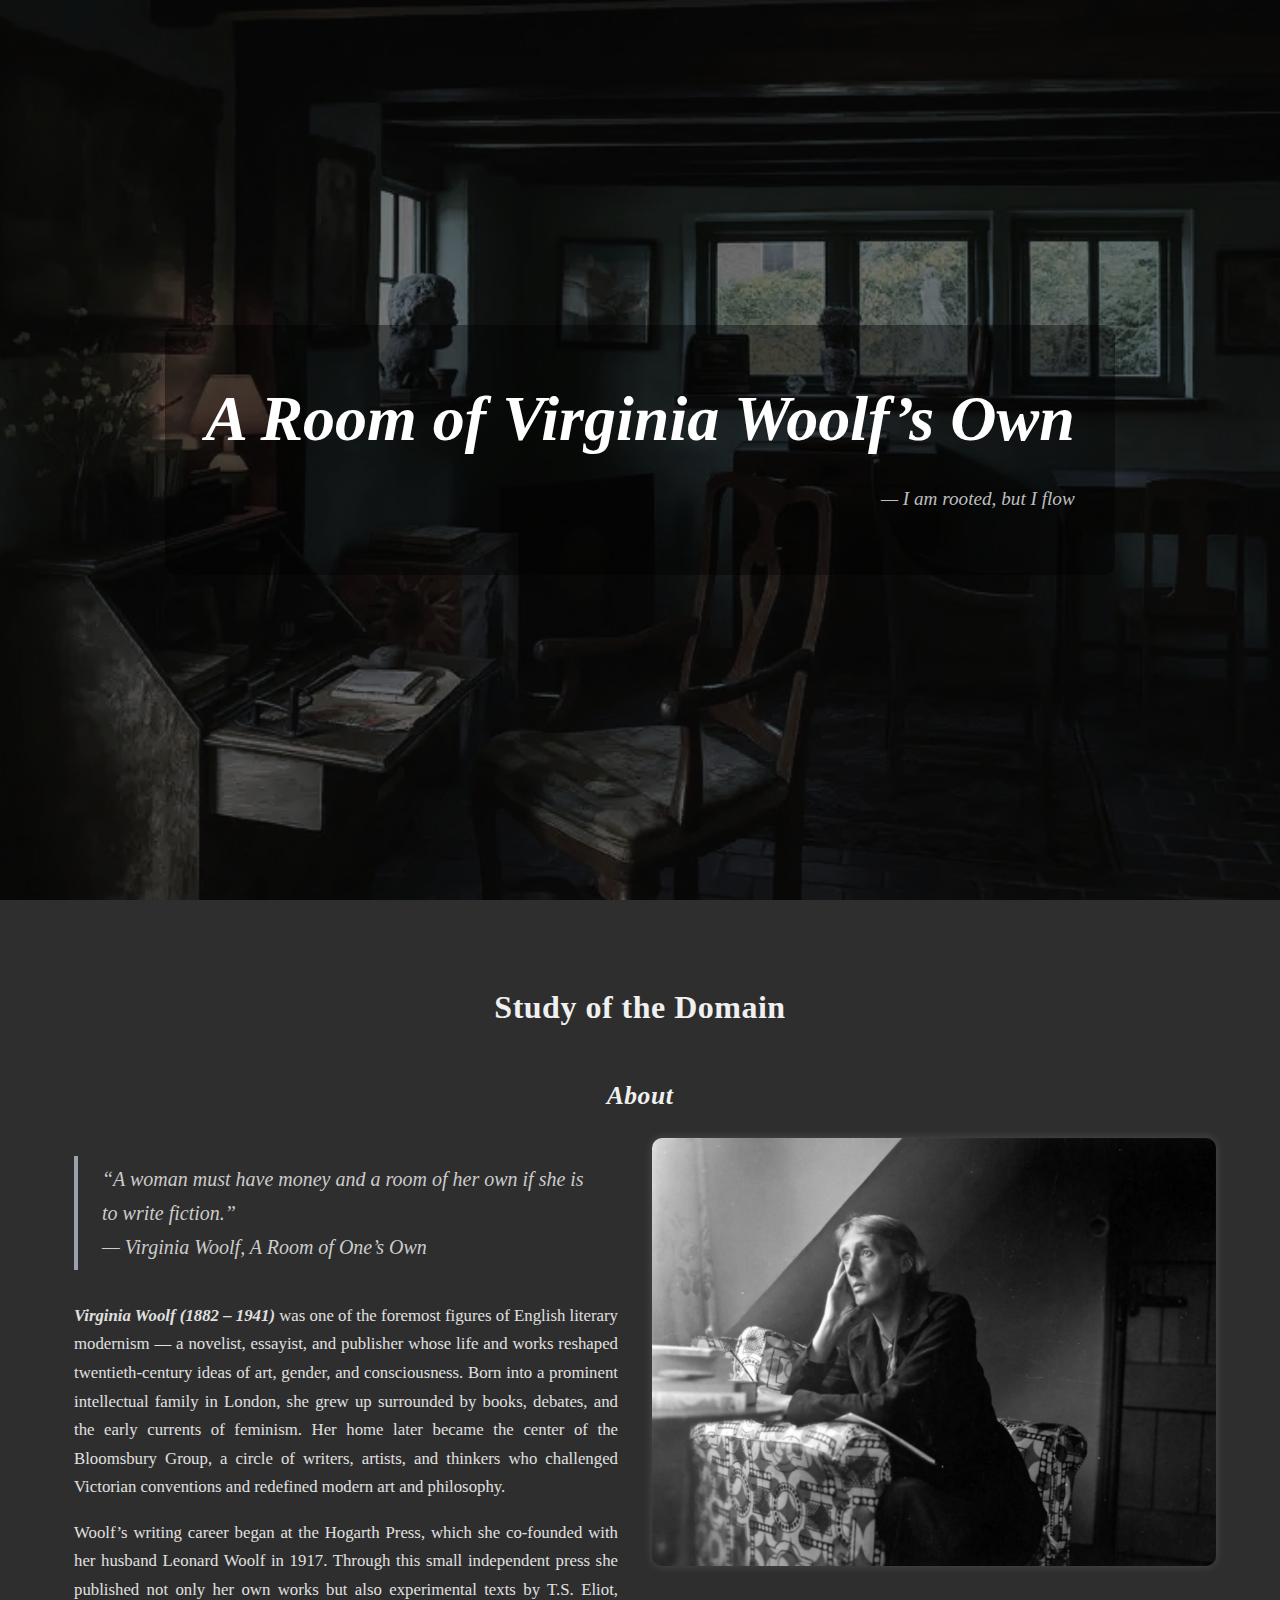
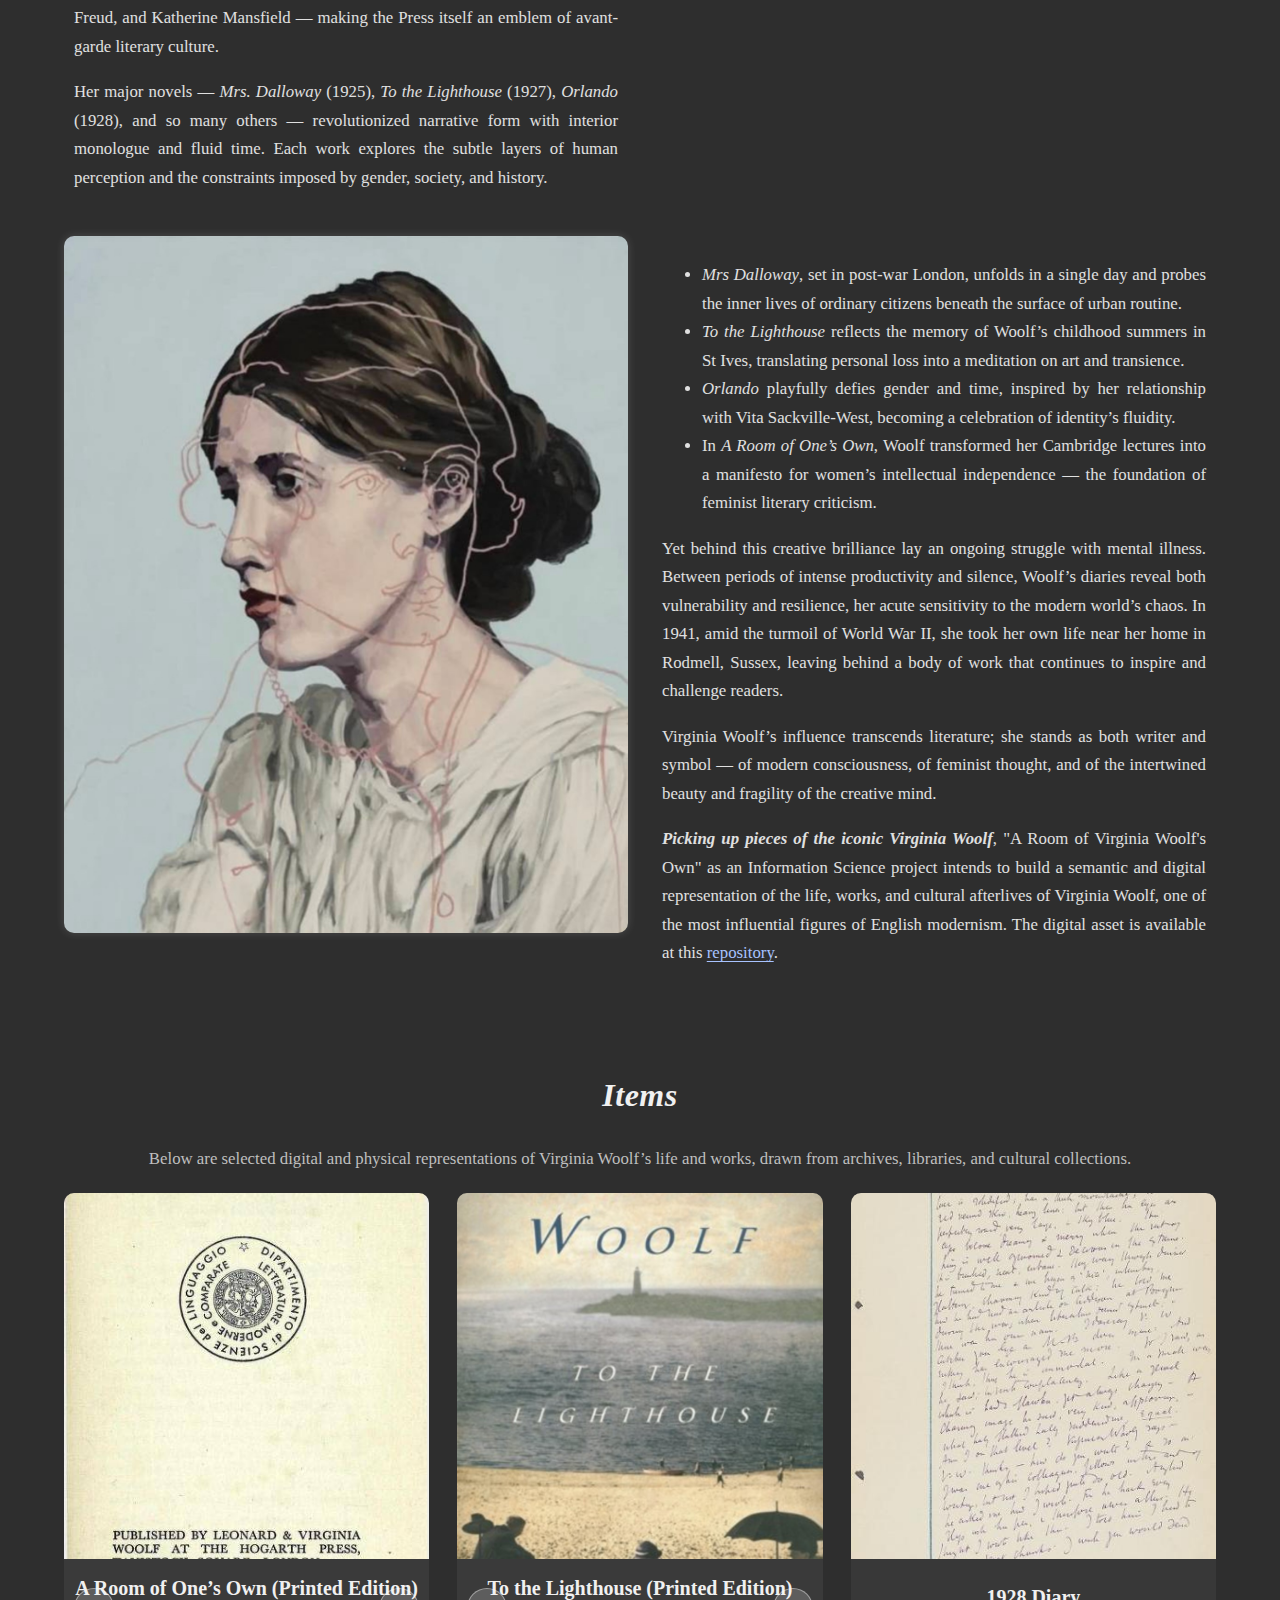
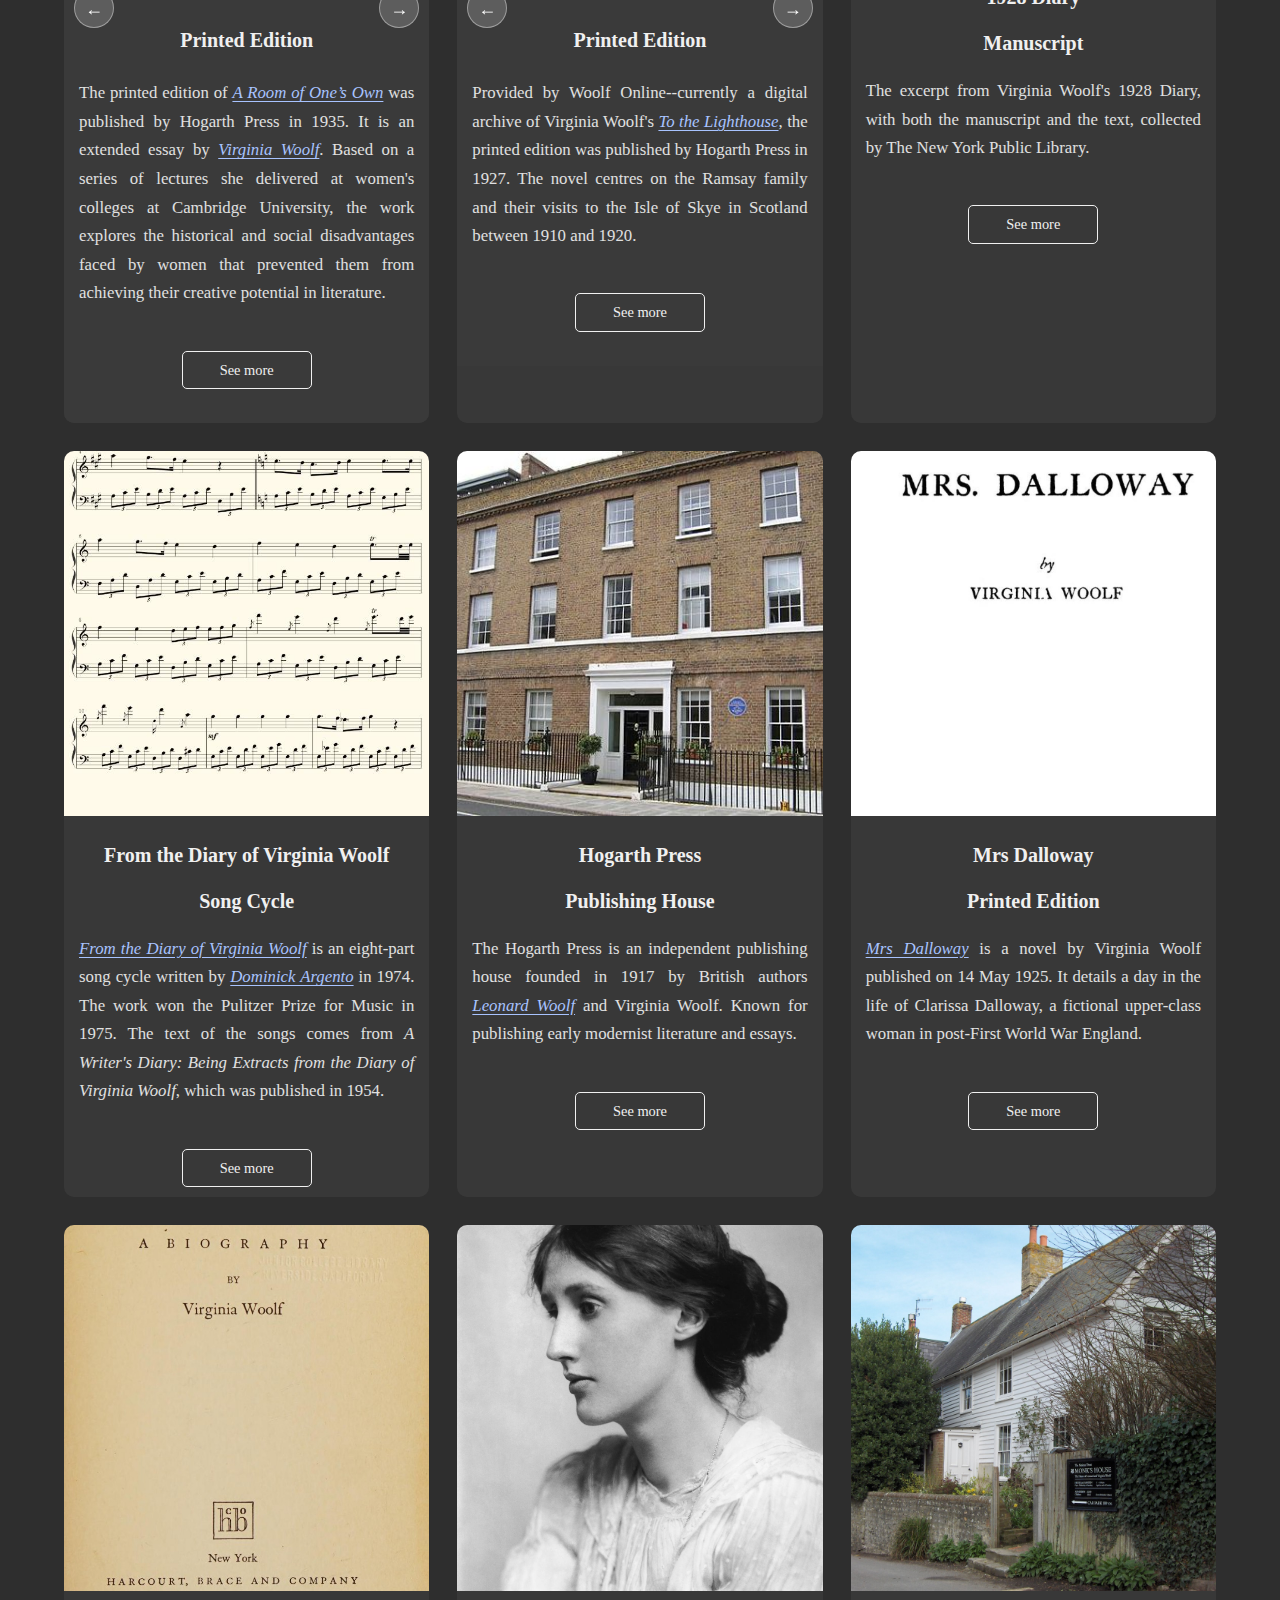
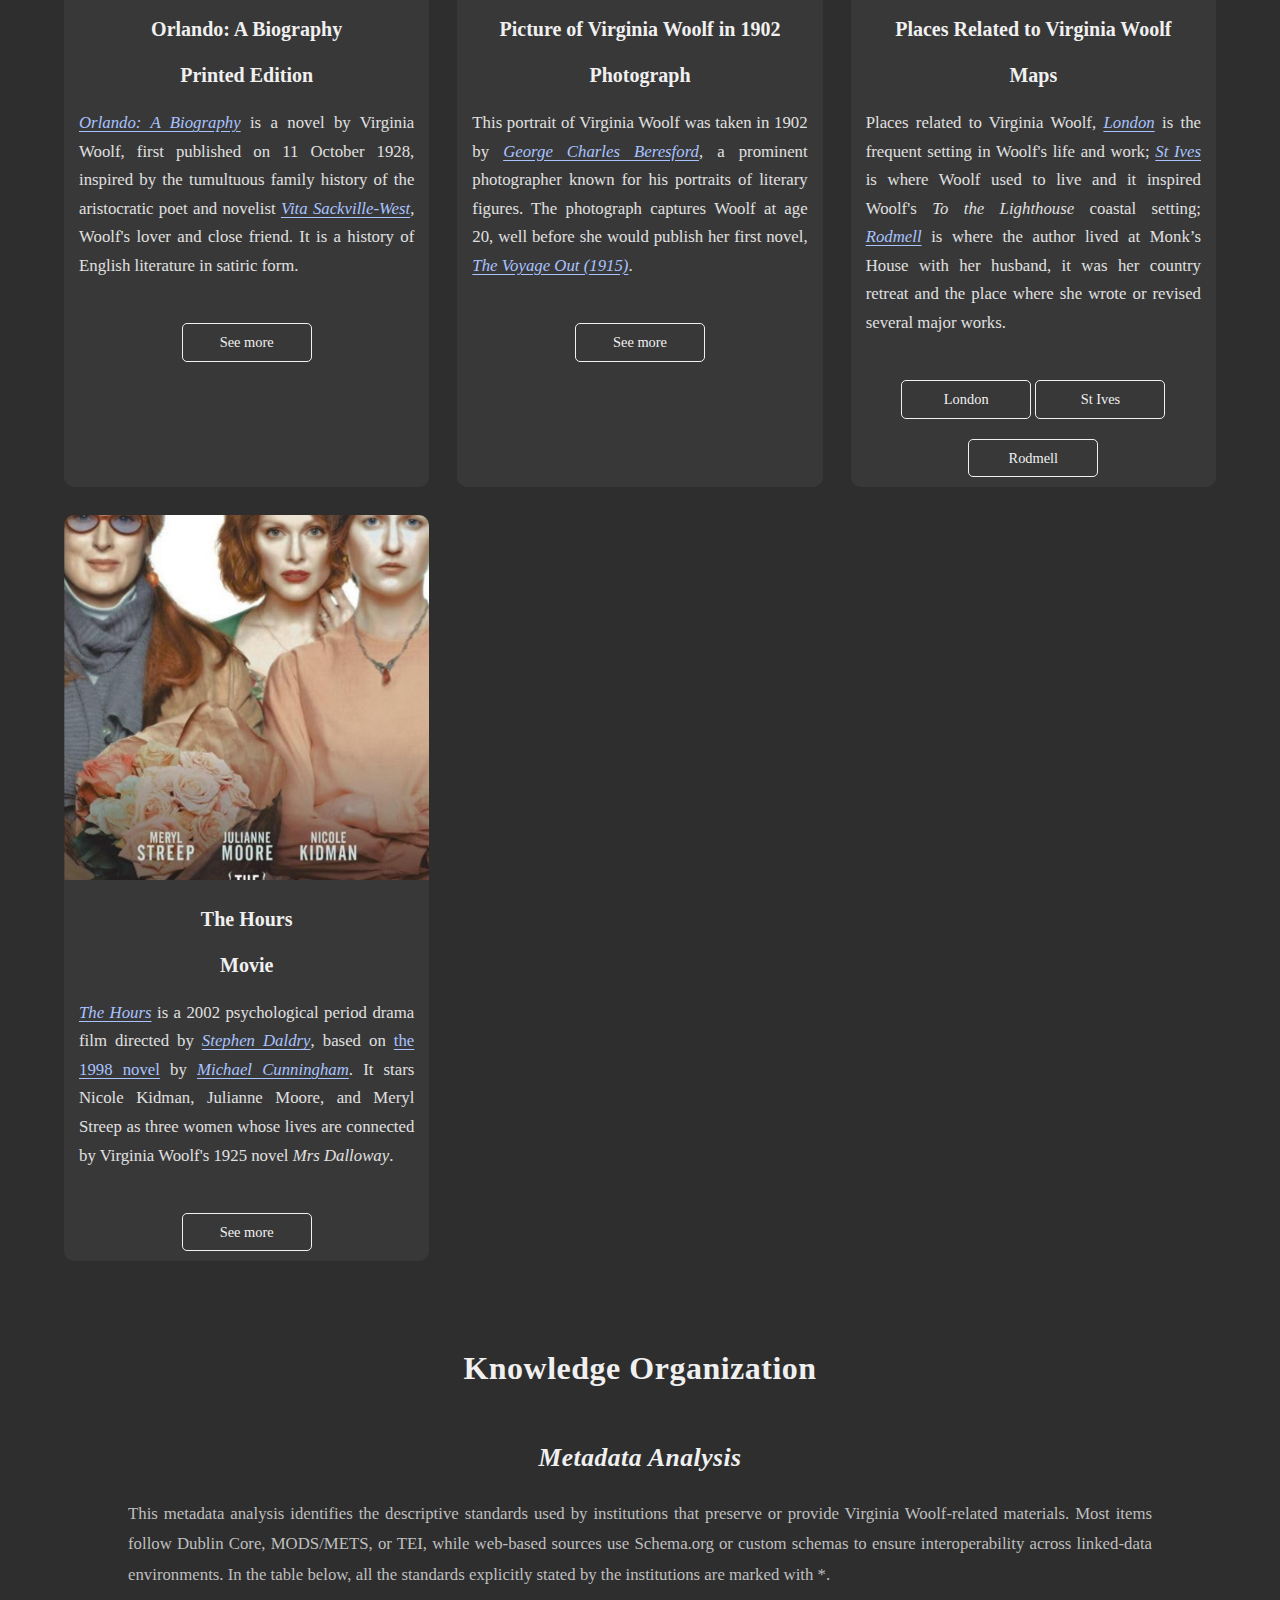
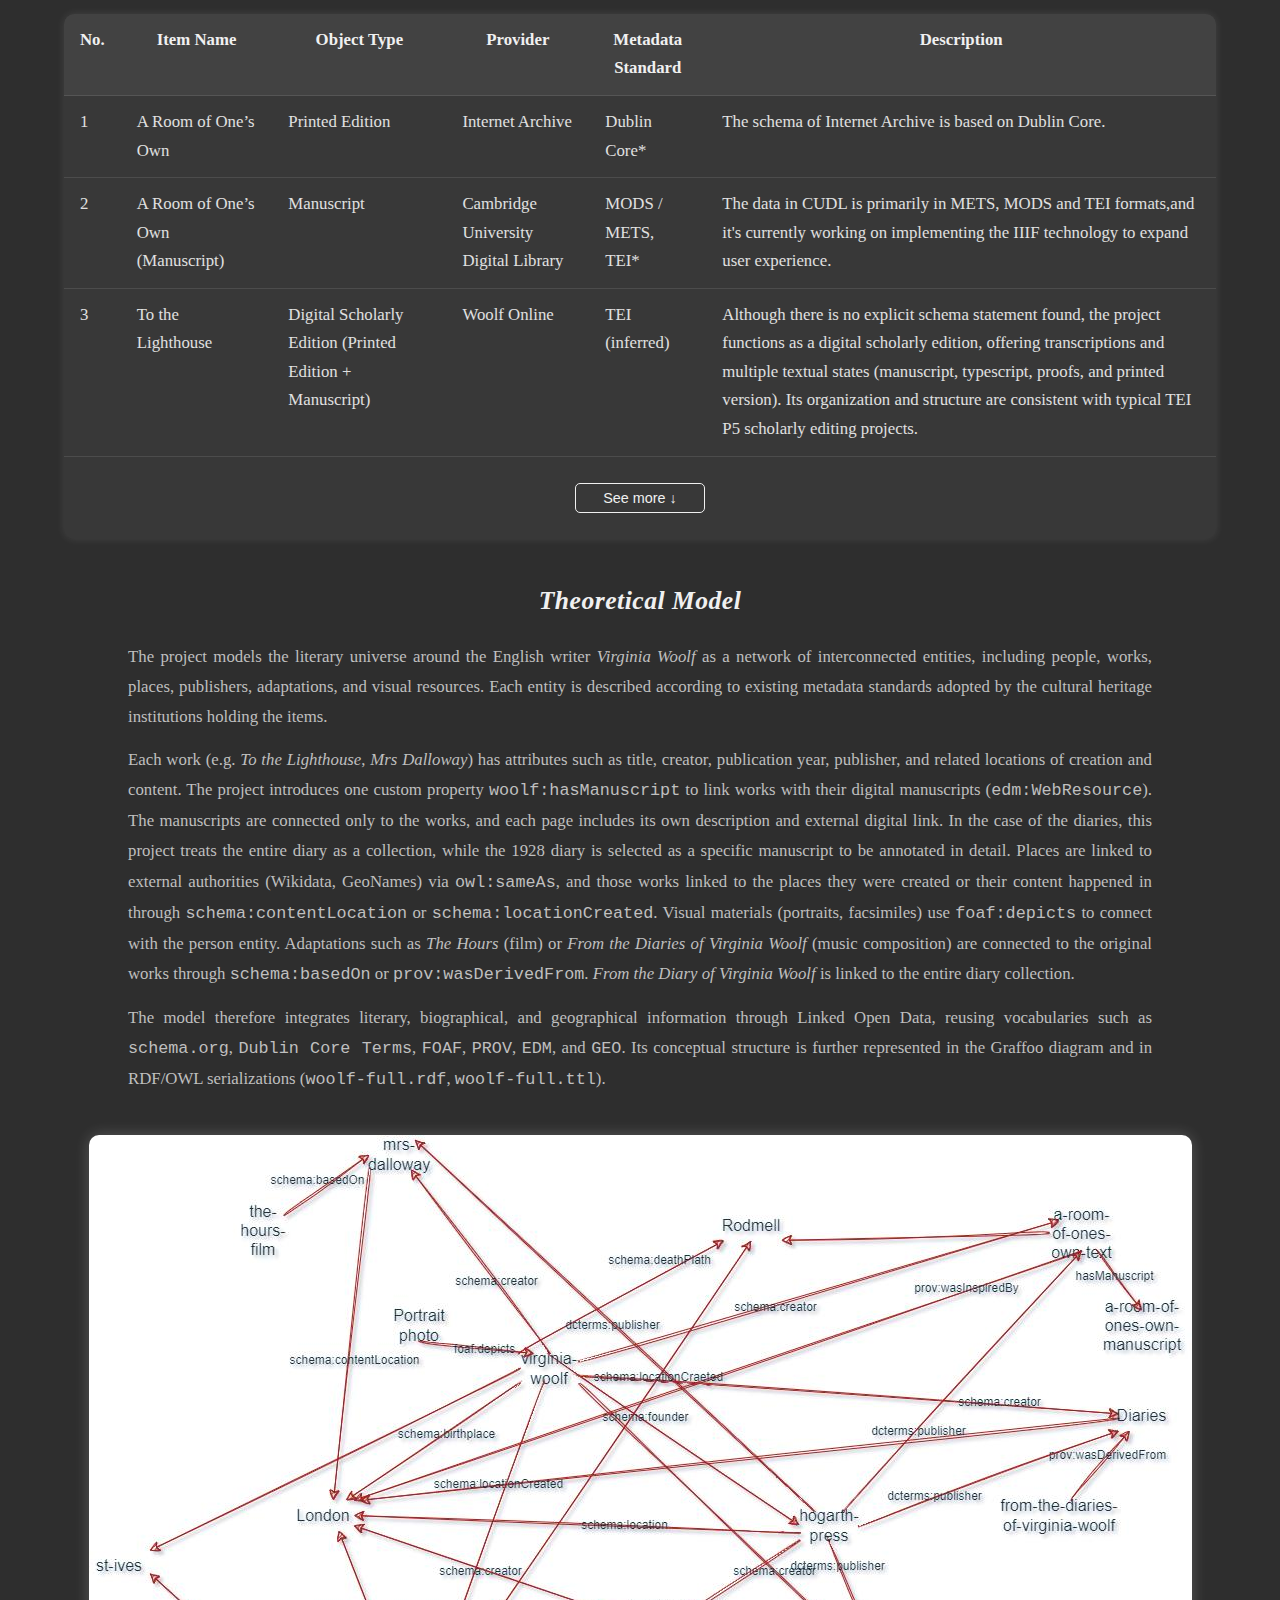
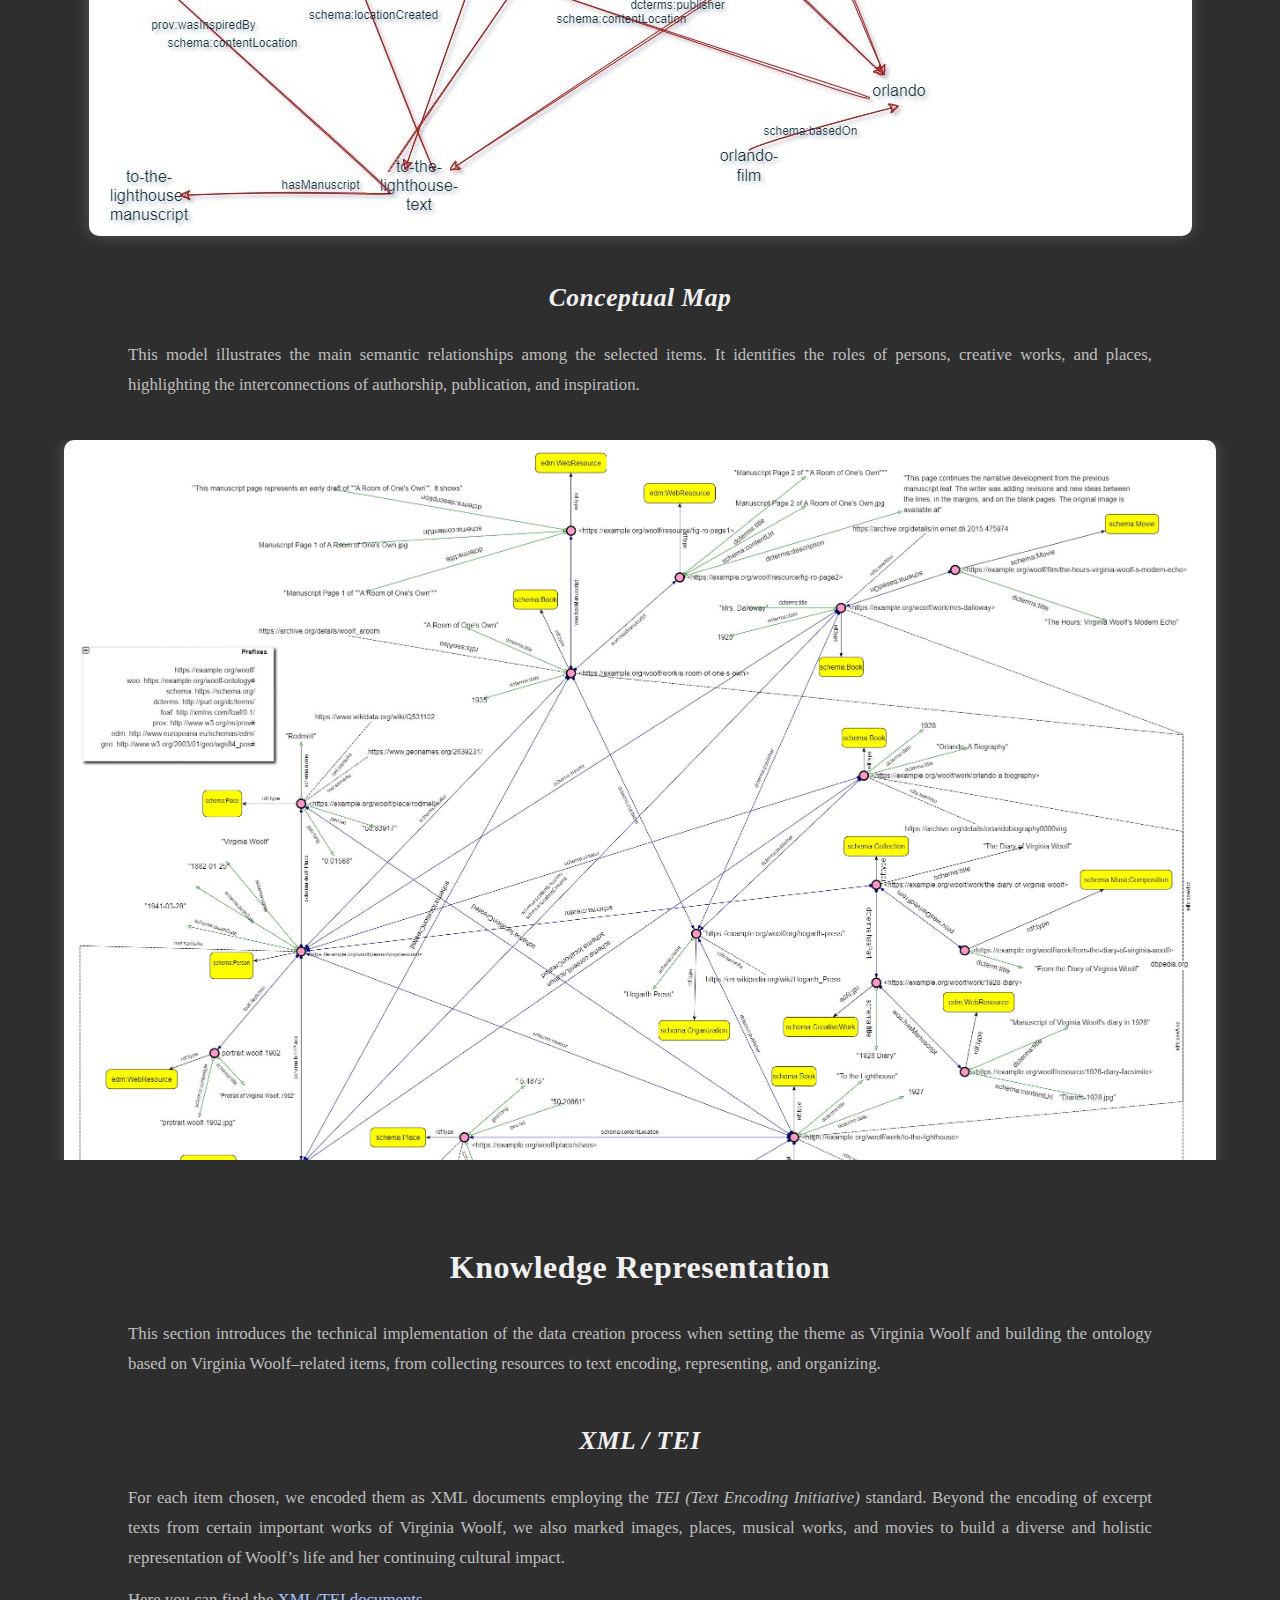
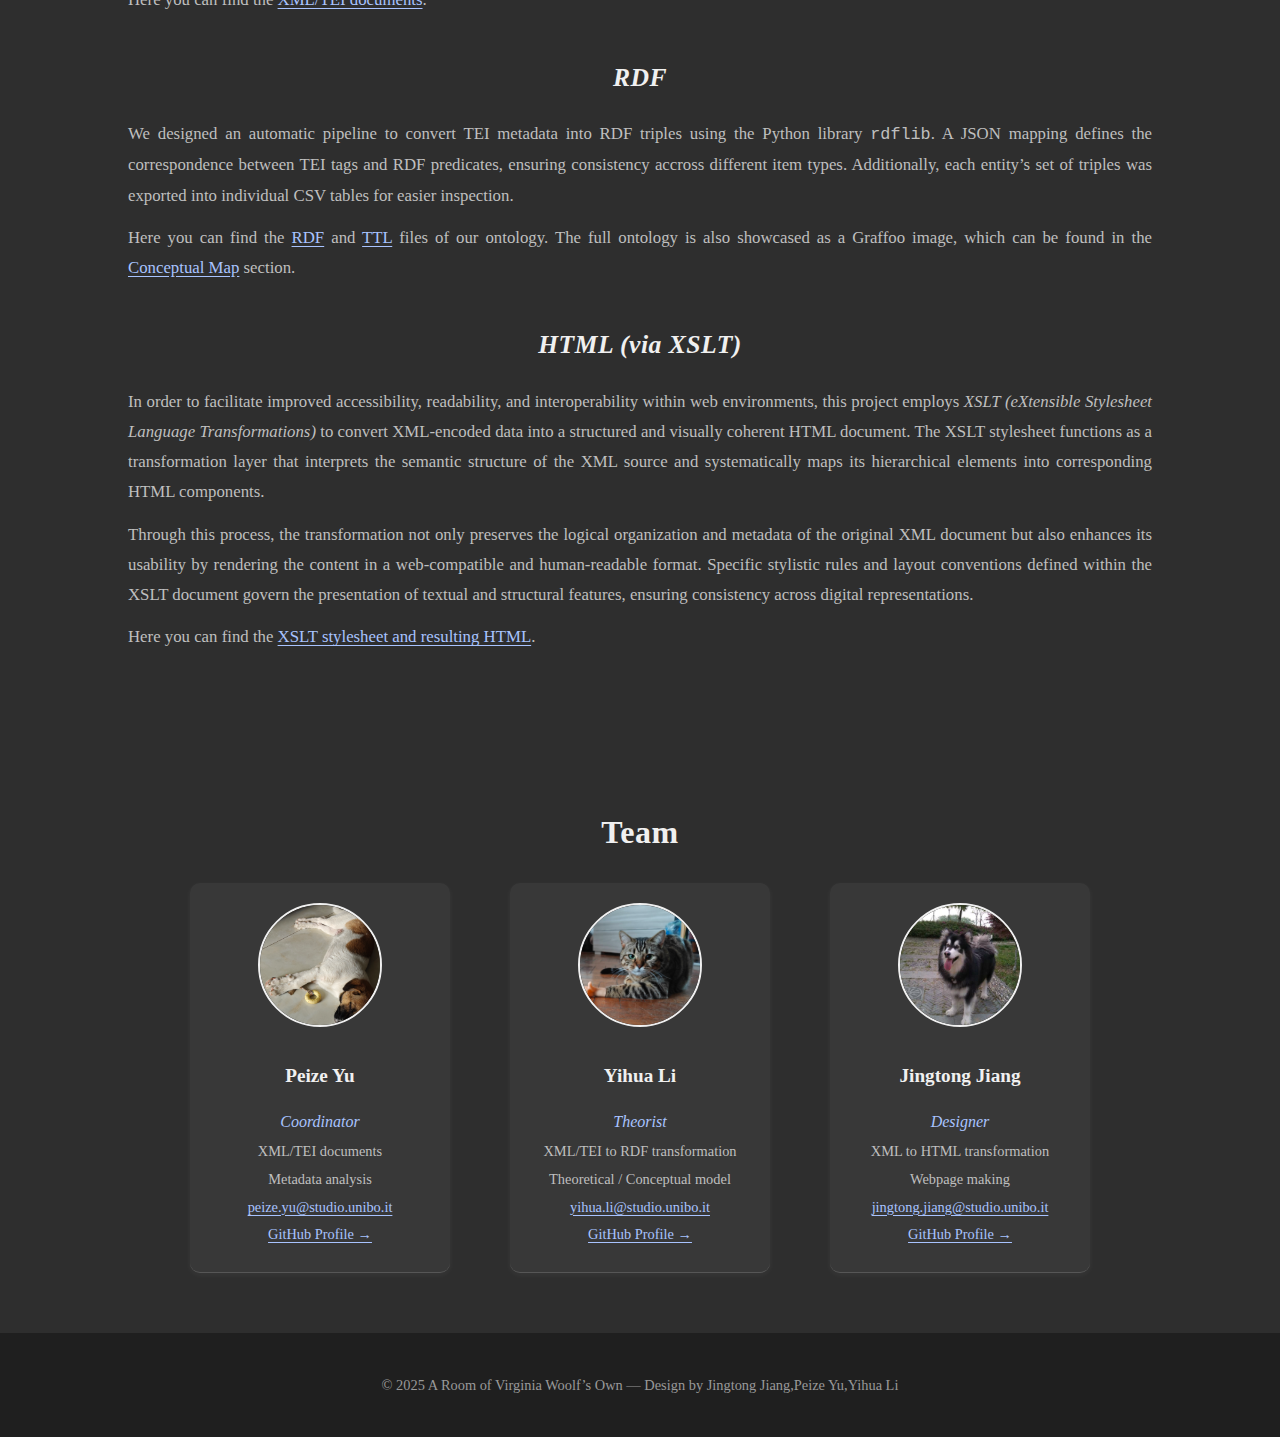
<file: index.html>
<!DOCTYPE html>
<html lang="en">
<head>
  <meta charset="UTF-8">
  <meta name="viewport" content="width=device-width, initial-scale=1.0">
  <title>A Room of Virginia Woolf’s Own</title>
 <link rel="stylesheet" href="style_index27.css">
</head>

<body>
  <!-- ===== HEADER ===== -->
  <header id="top">
    <div class="overlay"></div>
    <div class="title-box">
      <h1><em>A Room of Virginia Woolf’s Own</em></h1>
      <p class="subtitle"> — I am rooted, but I flow</p>
    </div>
  </header>

 <!-- ===== NAVBAR (with dropdowns, dark theme) ===== -->
<nav id="navbar">
  <ul class="nav-root">
    <!-- HOME -->
    <li><a href="#top">HOME</a></li>

    <!-- STUDY OF THE DOMAIN -->
    <li class="has-dropdown">
      <a href="#study">STUDY OF THE DOMAIN <span class="caret">▾</span></a>
      <ul class="dropdown">
        <li><a href="#about">About</a></li>
        <li><a href="#items">Items</a></li>
      </ul>
    </li>

    <!-- KNOWLEDGE ORGANIZATION -->
    <li class="has-dropdown">
      <a href="#knowledge">KNOWLEDGE ORGANIZATION <span class="caret">▾</span></a>
      <ul class="dropdown">
        <li><a href="#metadata">Metadata Analysis</a></li>
        <li><a href="#theoretical-model">Theoretical Model</a></li>
        <li><a href="#conceptual-map">Conceptual Map</a></li>
      </ul>
    </li>

    <!-- KNOWLEDGE REPRESENTATION -->
<li><a href="#representation">KNOWLEDGE REPRESENTATION</a></li>

    <!-- TEAM -->
    <li><a href="#team">TEAM</a></li>
  </ul>
</nav>


  <main>

    <!-- ============================= -->
    <!-- STUDY OF THE DOMAIN SECTION -->
    <!-- ============================= -->
    <section id="study">
      <h2>Study of the Domain</h2>

      <!-- ===== ABOUT (under Study of the Domain) ===== -->
      <h2 id="about">About</h2>

<div class="about-grid">
  <div class="about-block text left-top">
    <blockquote class="quote quote-left">
      “A woman must have money and a room of her own if she is to write fiction.”
      <br>— <em>Virginia Woolf, <span class="book-title">A Room of One’s Own</span></em>
    </blockquote>

    <p><strong><em>Virginia Woolf (1882 – 1941)</em></strong> was one of the foremost figures of English literary modernism — a novelist, essayist, and publisher whose life and works reshaped twentieth-century ideas of art, gender, and consciousness. Born into a prominent intellectual family in London, she grew up surrounded by books, debates, and the early currents of feminism. Her home later became the center of the Bloomsbury Group, a circle of writers, artists, and thinkers who challenged Victorian conventions and redefined modern art and philosophy.</p>
           <p>Woolf’s writing career began at the Hogarth Press, which she co-founded with her husband Leonard Woolf in 1917. Through this small independent press she published not only her own works but also experimental texts by T.S. Eliot, Freud, and Katherine Mansfield — making the Press itself an emblem of avant-garde literary culture.</p>
          <p>Her major novels — <em>Mrs. Dalloway</em> (1925), <em>To the Lighthouse</em> (1927), <em>Orlando</em> (1928), and so many others — revolutionized narrative form with interior monologue and fluid time. Each work explores the subtle layers of human perception and the constraints imposed by gender, society, and history.</p>
        </div>
        <div class="about-block image right-top">
          <img src="images/about-hogarth-press.jpg" alt="The Hogarth Press">
        </div>
        <div class="about-block image left-bottom">
          <img src="images/about-woolf-room.jpg" alt="Virginia Woolf's Room">
        </div>
        <div class="about-block text right-bottom">
                   <ul>
            <li><em>Mrs Dalloway</em>, set in post-war London, unfolds in a single day and probes the inner lives of ordinary citizens beneath the surface of urban routine.</li>
            <li><em>To the Lighthouse</em> reflects the memory of Woolf’s childhood summers in St Ives, translating personal loss into a meditation on art and transience.</li>
            <li><em>Orlando</em> playfully defies gender and time, inspired by her relationship with Vita Sackville-West, becoming a celebration of identity’s fluidity.</li>
            <li>In <em>A Room of One’s Own</em>, Woolf transformed her Cambridge lectures into a manifesto for women’s intellectual independence — the foundation of feminist literary criticism.</li>
          </ul>
          <p>Yet behind this creative brilliance lay an ongoing struggle with mental illness. Between periods of intense productivity and silence, Woolf’s diaries reveal both vulnerability and resilience, her acute sensitivity to the modern world’s chaos. In 1941, amid the turmoil of World War II, she took her own life near her home in Rodmell, Sussex, leaving behind a body of work that continues to inspire and challenge readers.</p>
          <p>Virginia Woolf’s influence transcends literature; she stands as both writer and symbol — of modern consciousness, of feminist thought, and of the intertwined beauty and fragility of the creative mind.</p>
          <p><strong><em>Picking up pieces of the iconic Virginia Woolf</em></strong>, "A Room of Virginia Woolf's Own" as an Information Science project intends to build a semantic and digital representation of the life, works, and cultural afterlives of Virginia Woolf, one of the most influential figures of English modernism. The digital asset is available at this <a href="https://github.com/SinerYuu/ISCH-A-Room-of-Virginia-Woolf-s-Own-" target="_blank">repository</a>.</p>
        </div>
      </div>

      <!-- ===== ITEMS SECTION (under Study of the Domain) ===== -->
      <div id="items" class="intro-block">
        <h2>Items</h2>
        <p class="items-intro">Below are selected digital and physical representations of Virginia Woolf’s life and works, drawn from archives, libraries, and cultural collections.</p>
      </div>

      <!-- Items grid -->
      <div class="item-grid">

        <!-- Slide Card 1: two fixed side buttons -->
        <div class="slide-card">
          <button class="flip-btn btn-left" aria-label="Back">←</button>
          <button class="flip-btn btn-right" aria-label="Next">→</button>
          <div class="slide-inner">
            <div class="slide-front">
              <img src="images/room-printed.jpg" alt="">
              <h3>A Room of One’s Own (Printed Edition)</h3>
              <h3 class="item-type">Printed Edition</h3>
              <p>
  The printed edition of 
  <a href="https://dbpedia.org/page/A_Room_of_One's_Own" target="_blank"><em>A Room of One’s Own</em></a> 
  was published by Hogarth Press in 1935. It is an extended essay by 
  <a href="https://en.wikipedia.org/wiki/Virginia_Woolf" target="_blank"><em>Virginia Woolf</em></a>. 
  Based on a series of lectures she delivered at women's colleges at Cambridge University, 
  the work explores the historical and social disadvantages faced by women that prevented them from achieving their creative potential in literature.
</p>
              <a href="https://archive.org/details/woolf_aroom" target="_blank" class="btn">See more</a>
            </div>
            <div class="slide-back">
              <img src="images/room-manuscript.jpg" alt="">
              <h3>A Room of One’s Own (Manuscript)</h3>
              <h3 class="item-type">Manuscript</h3>
              <p>The manuscript of A Room of One's Own was given to Fitzwilliam Museum by Leonard Woolf in 1942. Its origins lie in lectures on ‘Women and Fiction’ that she gave at Newnham College and Girton College in October 1928.</p>
              <a href="https://cudl.lib.cam.ac.uk/view/MS-FITZWILLIAM-00001-01942/1" target="_blank" class="btn">See more</a>
            </div>
          </div>
        </div>

        <!-- Slide Card 2 -->
        <div class="slide-card">
          <button class="flip-btn btn-left" aria-label="Back">←</button>
          <button class="flip-btn btn-right" aria-label="Next">→</button>
          <div class="slide-inner">
            <div class="slide-front">
              <img src="images/lighthouse-printed.jpg" alt="">
              <h3>To the Lighthouse (Printed Edition)</h3>
              <h3 class="item-type">Printed Edition</h3>
                  <p>
  Provided by Woolf Online--currently a digital archive of Virginia Woolf's 
  <a href="https://dbpedia.org/page/To_the_Lighthouse" target="_blank"><em>To the Lighthouse</em></a>, 
  the printed edition was published by Hogarth Press in 1927. 
  The novel centres on the Ramsay family and their visits to the Isle of Skye in Scotland between 1910 and 1920.
</p>
         <a href="http://www.woolfonline.com" target="_blank" class="btn">See more</a>
            </div>
            <div class="slide-back">
              <img src="images/lighthouse-manuscript.jpg" alt="">
              <h3>To the Lighthouse (Manuscript)</h3>
              <h3 class="item-type">Manuscript</h3>
              <p>Provided by <a href="http://www.woolfonline.com" target="_blank">Woolf Online</a>—currently a digital archive of Virginia Woolf's <em>To the Lighthouse</em>. The manuscript page represents an early draft of the novel. It reveals Woolf's narrative development with sentence rhythm, pacing, sentence structure and narrative flow.</p>
              <a href="http://www.woolfonline.com" target="_blank" class="btn">See more</a>
            </div>
          </div>
        </div>

        <!-- Remaining Items -->
        <div class="item-card">
          <img src="images/diary-1928.jpg" alt="">
          <h3>1928 Diary</h3>
          <h3 class="item-type">Manuscript</h3>
          <p>The excerpt from Virginia Woolf's 1928 Diary, with both the manuscript and the text, collected by The New York Public Library.</p>
          <a href="https://digitalcollections.nypl.org/items/d1b90440-b08c-013b-5698-0242ac110002?canvasIndex=0" target="_blank" class="btn">See more</a>
        </div>

        <div class="item-card">
          <img src="images/diary-music.jpg" alt="">
          <h3>From the Diary of Virginia Woolf</h3>
          <h3 class="item-type">Song Cycle</h3>
         <p>
  <a href="https://en.wikipedia.org/wiki/From_the_Diary_of_Virginia_Woolf" target="_blank"><em>From the Diary of Virginia Woolf</em></a> 
  is an eight-part song cycle written by 
  <a href="https://en.wikipedia.org/wiki/Dominick_Argento" target="_blank"><em>Dominick Argento</em></a> 
  in 1974. The work won the Pulitzer Prize for Music in 1975. 
  The text of the songs comes from <em>A Writer's Diary: Being Extracts from the Diary of Virginia Woolf</em>, 
  which was published in 1954.
</p>
          <a href="https://www.lieder.net/lieder/assemble_texts.html?SongCycleId=2366" target="_blank" class="btn">See more</a>
        </div>

        <div class="item-card">
          <img src="images/hogarth-press.jpg" alt="">
          <h3>Hogarth Press</h3>
          <h3 class="item-type">Publishing House</h3>
          <p>
           The Hogarth Press is an independent publishing house founded in 1917 by British authors 
           <a href="https://en.wikipedia.org/wiki/Leonard_Woolf" target="_blank"><em>Leonard Woolf</em></a> and Virginia Woolf. Known for publishing early modernist literature and essays.
          </p>

          <a href="https://en.wikipedia.org/wiki/Hogarth_Press" target="_blank" class="btn">See more</a>
        </div>

        <div class="item-card">
          <img src="images/mrs-dalloway.jpg" alt="">
          <h3>Mrs Dalloway</h3>
          <h3 class="item-type">Printed Edition</h3>
          <p>
  <a href="https://dbpedia.org/page/Mrs_Dalloway" target="_blank"><em>Mrs Dalloway</em></a> 
  is a novel by Virginia Woolf published on 14 May 1925. 
  It details a day in the life of Clarissa Dalloway, a fictional upper-class woman in post-First World War England.
</p>
          <a href="https://archive.org/details/in.ernet.dli.2015.475974" target="_blank" class="btn">See more</a>
        </div>

        <div class="item-card">
          <img src="images/orlando-novel.jpg" alt="">
          <h3>Orlando: A Biography</h3>
          <h3 class="item-type">Printed Edition</h3>
          <p>
  <a href="https://dbpedia.org/page/Orlando:_A_Biography" target="_blank"><em>Orlando: A Biography</em></a> 
  is a novel by Virginia Woolf, first published on 11 October 1928, inspired by the tumultuous family history of 
  the aristocratic poet and novelist 
  <a href="https://en.wikipedia.org/wiki/Vita_Sackville-West" target="_blank"><em>Vita Sackville-West</em></a>, 
  Woolf's lover and close friend. It is a history of English literature in satiric form.
</p>
          <a href="https://archive.org/details/orlandobiography0000virg" target="_blank" class="btn">See more</a>
        </div>

        <div class="item-card">
          <img src="images/woolf-portrait.jpg" alt="">
          <h3>Picture of Virginia Woolf in 1902</h3>
          <h3 class="item-type">Photograph</h3>
          <p>
  This portrait of Virginia Woolf was taken in 1902 by 
  <a href="https://en.wikipedia.org/wiki/George_Charles_Beresford" target="_blank"><em>George Charles Beresford</em></a>, 
  a prominent photographer known for his portraits of literary figures. 
  The photograph captures Woolf at age 20, well before she would publish her first novel, 
  <a href="https://en.wikipedia.org/wiki/The_Voyage_Out" target="_blank"><em>The Voyage Out (1915)</em></a>.
</p>
          <a href="https://commons.wikimedia.org/wiki/File:George_Charles_Beresford_-_Virginia_Woolf_in_1902_-_Restoration.jpg" target="_blank" class="btn">See more</a>
        </div>

        <div class="item-card">
          <img src="images/woolf-places.jpg" alt="">
          <h3>Places Related to Virginia Woolf</h3>
          <h3 class="item-type">Maps</h3>
          <p>
  Places related to Virginia Woolf, 
  <a href="https://www.wikidata.org/wiki/Q84" target="_blank"><em>London</em></a> 
  is the frequent setting in Woolf's life and work; 
  <a href="https://www.wikidata.org/wiki/Q724182" target="_blank"><em>St Ives</em></a> 
  is where Woolf used to live and it inspired Woolf's 
  <em>To the Lighthouse</em> coastal setting; 
  <a href="https://www.wikidata.org/wiki/Q531102" target="_blank"><em>Rodmell</em></a> 
  is where the author lived at Monk’s House with her husband, it was her country retreat and the place where she wrote or revised several major works.
</p>
          <div class="multi-btns">
            <a href="https://www.geonames.org/2643743/london.html" target="_blank" class="btn">London</a>
            <a href="https://www.geonames.org/2638778/st-ives.html" target="_blank" class="btn">St Ives</a>
            <a href="https://www.geonames.org/2639231/rodmell.html" target="_blank" class="btn">Rodmell</a>
          </div>
        </div>

        <div class="item-card">
          <img src="images/the-hours.jpg" alt="">
          <h3>The Hours</h3>
          <h3 class="item-type">Movie</h3>
          <p>
  <a href="https://en.wikipedia.org/wiki/The_Hours_(film)" target="_blank"><em>The Hours</em></a> 
  is a 2002 psychological period drama film directed by 
  <a href="https://en.wikipedia.org/wiki/Stephen_Daldry" target="_blank"><em>Stephen Daldry</em></a>, 
  based on 
  <a href="https://en.wikipedia.org/wiki/The_Hours_(novel)" target="_blank">the 1998 novel</a> 
  by 
  <a href="https://en.wikipedia.org/wiki/Michael_Cunningham" target="_blank"><em>Michael Cunningham</em></a>. 
  It stars Nicole Kidman, Julianne Moore, and Meryl Streep as three women whose lives are connected by Virginia Woolf's 1925 novel 
  <em>Mrs Dalloway</em>.
</p>
          <a href="https://www.imdb.com/title/tt0274558/" target="_blank" class="btn">See more</a>
        </div>
      </div>
    </section>

    <!-- ============================= -->
    <!-- KNOWLEDGE ORGANIZATION (new top-level) -->
    <!-- ============================= -->
    <section id="knowledge">
      <h2>Knowledge Organization</h2>

      <!-- METADATA ANALYSIS as H2 under Knowledge Organization -->
      <h2 id="metadata">Metadata Analysis</h2>
      <p class="meta-intro">
        This metadata analysis identifies the descriptive standards used by institutions that preserve or provide Virginia Woolf-related materials. Most items follow Dublin Core, MODS/METS, or TEI, while web-based sources use Schema.org or custom schemas to ensure interoperability across linked-data environments. In the table below, all the standards explicitly stated by the institutions are marked with *.
      </p>

      <div class="table-container">
        <table id="metadata-table">
          <thead>
            <tr>
              <th>No.</th>
              <th>Item Name</th>
              <th>Object Type</th>
              <th>Provider</th>
              <th>Metadata Standard</th>
              <th>Description</th>
            </tr>
          </thead>
          <tbody>
            <tr><td>1</td><td>A Room of One’s Own</td><td>Printed Edition</td><td>Internet Archive</td><td>Dublin Core*</td><td>The schema of Internet Archive is based on Dublin Core.</td></tr>
            <tr><td>2</td><td>A Room of One’s Own (Manuscript)</td><td>Manuscript</td><td>Cambridge University Digital Library</td><td>MODS / METS, TEI*</td><td>The data in CUDL is primarily in METS, MODS and TEI formats,and it's currently working on implementing the IIIF technology to expand user experience.</td></tr>
            <tr><td>3</td><td>To the Lighthouse</td><td>Digital Scholarly Edition (Printed Edition + Manuscript)</td><td>Woolf Online</td><td>TEI (inferred)</td><td>Although there is no explicit schema statement found, the project functions as a digital scholarly edition, offering transcriptions and multiple textual states (manuscript, typescript, proofs, and printed version). Its organization and structure are consistent with typical TEI P5 scholarly editing projects.</td></tr>
            <tr><td>4</td><td>1928 Diary</td><td>Manuscript</td><td>The New York Public Library</td><td>MODS / METS*</td><td>NYPL uses MODS XML to describe bibliographic and technical metadata within METS packages.</td></tr>
            <tr><td>5</td><td>From the Diary of Virginia Woolf</td><td>Song Cycle</td><td>The LiederNet Archive</td><td>Not explicitly declared — custom schema likely</td><td>The LiederNet Archive presents structured metadata (composer, author, language, text first line) but no formal metadata standard is stated. Metadata fields appear to be system-defined for this specialised corpus of art-song texts.</td></tr>
            <tr><td>6</td><td>Hogarth Press</td><td>Publishing House</td><td>Wikipedia</td><td>Schema.org*</td><td>Wikipedia implements structured data on its article pages using Schema.org markup and links to Wikidata for entity metadata.</td></tr>
            <tr><td>7</td><td>Mrs Dalloway</td><td>Printed Edition</td><td>Internet Archive</td><td>Dublin Core*</td><td>The schema of Internet Archive is based on Dublin Core.</td></tr>
            <tr><td>8</td><td>Orlando: A Biography</td><td>Printed Edition </td><td>Internet Archive</td><td>Dublin Core*</td><td>The schema of Internet Archive is based on Dublin Core.</td></tr>
            <tr><td>9</td><td>Picture of Virginia Woolf in 1902</td><td>Photograph</td><td>Wikimedia Commons</td><td>Schema.org, Dublin Core*</td><td>Wikimedia Commons implements Wikibase structured data based on Schema.org and Dublin Core predicates (title, creator, license) with embedded EXIF technical metadata for media files.</td></tr>
            <tr><td>10</td><td>Places Related to Virginia Woolf</td><td>Maps</td><td>GeoNames</td><td>Dublin Core*</td><td>GeoNames Ontology uses Dublin Core metadata elements to describe the ontology and its metadata. The ontology defines its own RDF vocabulary for geospatial features.</td></tr>
            <tr><td>11</td><td>The Hours</td><td>Movie</td><td>IMDb</td><td>Schema.org*</td><td>Metadata is embedded as JSON-LD in webpages, following Schema.org’s Movie type (name, director, datePublished, genre) for search engine interoperability.</td></tr>
          </tbody>
        </table>
        <div class="see-more-container">
          <button id="seeMoreBtn">See more ↓</button>
        </div>
      </div>
        <!-- ============================= -->
<!-- THEORETICAL MODEL -->
<!-- ============================= -->
<h2 id="theoretical-model">Theoretical Model</h2>

<p class="meta-intro">
  The project models the literary universe around the English writer <em>Virginia Woolf</em> as a network of interconnected entities, including people, works, places, publishers, adaptations, and visual resources. Each entity is described according to existing metadata standards adopted by the cultural heritage institutions holding the items.
</p>

<p class="meta-intro">
  Each work (e.g. <em>To the Lighthouse</em>, <em>Mrs Dalloway</em>) has attributes such as title, creator, publication year, publisher, and related locations of creation and content. The project introduces one custom property <code>woolf:hasManuscript</code> to link works with their digital manuscripts (<code>edm:WebResource</code>). The manuscripts are connected only to the works, and each page includes its own description and external digital link. In the case of the diaries, this project treats the entire diary as a collection, while the 1928 diary is selected as a specific manuscript to be annotated in detail. Places are linked to external authorities (Wikidata, GeoNames) via <code>owl:sameAs</code>, and those works linked to the places they were created or their content happened in through <code>schema:contentLocation</code> or <code>schema:locationCreated</code>. Visual materials (portraits, facsimiles) use <code>foaf:depicts</code> to connect with the person entity. Adaptations such as <em>The Hours</em> (film) or <em>From the Diaries of Virginia Woolf</em> (music composition) are connected to the original works through <code>schema:basedOn</code> or <code>prov:wasDerivedFrom</code>. <em>From the Diary of Virginia Woolf</em> is linked to the entire diary collection.
</p>

<p class="meta-intro">
  The model therefore integrates literary, biographical, and geographical information through Linked Open Data, reusing vocabularies such as <code>schema.org</code>, <code>Dublin Core Terms</code>, <code>FOAF</code>, <code>PROV</code>, <code>EDM</code>, and <code>GEO</code>. Its conceptual structure is further represented in the Graffoo diagram and in RDF/OWL serializations (<code>woolf-full.rdf</code>, <code>woolf-full.ttl</code>).
</p>

<!-- === Inserted Image === -->
<div class="model-image">
  <img src="images/theoretical-model.jpg" alt="Theoretical Model of Virginia Woolf’s Universe">
</div>
  <!-- ============================= -->
<!-- CONCEPTUAL MAP -->
<!-- ============================= -->
<h2 id="conceptual-map">Conceptual Map</h2>

<p class="meta-intro">
  This model illustrates the main semantic relationships among the selected items. 
  It identifies the roles of persons, creative works, and places, highlighting 
  the interconnections of authorship, publication, and inspiration.
</p>

<div class="conceptual-map">
  <input type="checkbox" id="zoom-toggle">
  <label for="zoom-toggle">
    <img src="images/conceptual-map.jpg" alt="Conceptual Map of Virginia Woolf’s Universe">
  </label>
</div>


    </section>
  </main>


  <!-- ============================= -->
<!-- KNOWLEDGE REPRESENTATION SECTION -->
<!-- ============================= -->
<section id="representation">
  <h2>Knowledge Representation</h2>

  <p class="meta-intro">
    This section introduces the technical implementation of the data creation process when setting the theme as Virginia Woolf and building the ontology based on Virginia Woolf–related items, from collecting resources to text encoding, representing, and organizing.
  </p>

  <!-- ===== XML/TEI ===== -->
  <h2 id="xml-tei">XML / TEI</h2>
  <p class="meta-intro">
    For each item chosen, we encoded them as XML documents employing the <em>TEI (Text Encoding Initiative)</em> standard. Beyond the encoding of excerpt texts from certain important works of Virginia Woolf, we also marked images, places, musical works, and movies to build a diverse and holistic representation of Woolf’s life and her continuing cultural impact.
  </p>
  <p class="meta-intro">
    Here you can find the <a href="https://github.com/SinerYuu/ISCH-A-Room-of-Virginia-Woolf-s-Own-/tree/main/data/tei" target="_blank">XML/TEI documents</a>.
  </p>

<h2 id="rdf">RDF</h2>
<p class="meta-intro">
  We designed an automatic pipeline to convert TEI metadata into RDF triples using the Python library <code>rdflib</code>. A JSON mapping defines the correspondence between TEI tags and RDF predicates, ensuring consistency accross different item types. Additionally, each entity’s set of triples was exported into individual CSV tables for easier inspection.
</p>
<p class="meta-intro">
  Here you can find the 
  <a href="https://github.com/SinerYuu/ISCH-A-Room-of-Virginia-Woolf-s-Own-/blob/main/output/woolf-full.rdf" target="_blank">RDF</a> 
  and 
  <a href="https://github.com/SinerYuu/ISCH-A-Room-of-Virginia-Woolf-s-Own-/blob/main/output/woolf-full.ttl" target="_blank">TTL</a> 
  files of our ontology. The full ontology is also showcased as a Graffoo image, which can be found in the 
  <a href="#conceptual-map">Conceptual Map</a> section.
</p>

  <!-- ===== HTML / XSLT ===== -->
  <h2 id="xslt-html">HTML (via XSLT)</h2>
  <p class="meta-intro">
    In order to facilitate improved accessibility, readability, and interoperability within web environments, this project employs <em>XSLT (eXtensible Stylesheet Language Transformations)</em> to convert XML-encoded data into a structured and visually coherent HTML document. The XSLT stylesheet functions as a transformation layer that interprets the semantic structure of the XML source and systematically maps its hierarchical elements into corresponding HTML components.
  </p>
  <p class="meta-intro">
    Through this process, the transformation not only preserves the logical organization and metadata of the original XML document but also enhances its usability by rendering the content in a web-compatible and human-readable format. Specific stylistic rules and layout conventions defined within the XSLT document govern the presentation of textual and structural features, ensuring consistency across digital representations.
  </p>
  <p class="meta-intro">
    Here you can find the <a href="https://github.com/SinerYuu/ISCH-A-Room-of-Virginia-Woolf-s-Own-/tree/main/html" target="_blank">XSLT stylesheet and resulting HTML</a>.
  </p>
</section>

<!-- ============================= -->
<!-- TEAM SECTION -->
<!-- ============================= -->
<section id="team">
  <h2>Team</h2>
  <div class="team-grid">

    <!-- Peize Yu -->
    <div class="team-member">
      <img src="images/peize-yu.jpg" alt="Peize Yu">
      <h3>Peize Yu</h3>
      <p class="role">Coordinator</p>
      <div class="desc">
        <p>XML/TEI documents</p>
        <p>Metadata analysis</p>
        <p><a href="mailto:peize.yu@studio.unibo.it">peize.yu@studio.unibo.it</a></p>
        <p><a href="https://github.com/SinerYuu" target="_blank">GitHub Profile →</a></p>
      </div>
    </div>

    <!-- Yihua Li -->
    <div class="team-member">
      <img src="images/yihua-li.jpg" alt="Yihua Li">
      <h3>Yihua Li</h3>
      <p class="role">Theorist</p>
      <div class="desc">
        <p>XML/TEI to RDF transformation</p>
        <p>Theoretical / Conceptual model</p>
        <p><a href="mailto:yihua.li@studio.unibo.it">yihua.li@studio.unibo.it</a></p>
        <p><a href="https://github.com/lisitein" target="_blank">GitHub Profile →</a></p>
      </div>
    </div>

    <!-- Jingtong Jiang -->
    <div class="team-member">
      <img src="images/jingtong-jiang.jpg" alt="Jingtong Jiang">
      <h3>Jingtong Jiang</h3>
      <p class="role">Designer</p>
      <div class="desc">
        <p>XML to HTML transformation</p>
        <p>Webpage making</p>
        <p><a href="mailto:jingtong.jiang@studio.unibo.it">jingtong.jiang@studio.unibo.it</a></p>
        <p><a href="https://github.com/Jasmine724" target="_blank">GitHub Profile →</a></p>
      </div>
    </div>

  </div>
</section>

  <button id="backToTop">↑</button>
  <footer>© 2025 A Room of Virginia Woolf’s Own — Design by Jingtong Jiang,Peize Yu,Yihua Li</footer>
 

  <script>
    const navbar=document.getElementById('navbar');
    const backToTop=document.getElementById('backToTop');
    const seeMoreBtn=document.getElementById('seeMoreBtn');
    const rows=document.querySelectorAll('#metadata-table tbody tr');
    let expanded=false;

    window.addEventListener('scroll',()=>{
      navbar.classList.toggle('visible',window.scrollY>80);
      backToTop.classList.toggle('show',window.scrollY>400);
    });
    backToTop.addEventListener('click',()=>window.scrollTo({top:0,behavior:'smooth'}));

    // see more toggle
    function updateTable(){
      rows.forEach((r,i)=>r.style.display=(expanded||i<3)?'table-row':'none');
      if(seeMoreBtn) seeMoreBtn.textContent=expanded?'See less ↑':'See more ↓';
    }
    if(seeMoreBtn){ updateTable(); seeMoreBtn.addEventListener('click',()=>{expanded=!expanded;updateTable();}); }

    // Dropdown hover (dark theme + small animation)
    document.querySelectorAll('.has-dropdown').forEach(item=>{
      const menu=item.querySelector('.dropdown');
      item.addEventListener('mouseenter',()=>menu.classList.add('open'));
      item.addEventListener('mouseleave',()=>menu.classList.remove('open'));
    });

    // Flip buttons logic (always-visible left/right)
    document.querySelectorAll('.slide-card').forEach(card=>{
      const right=card.querySelector('.btn-right');
      const left=card.querySelector('.btn-left');
      if(right){ right.addEventListener('click',()=>card.classList.add('flipped')); }
      if(left){ left.addEventListener('click',()=>card.classList.remove('flipped')); }
    });
  </script>
</body>
</html>
</file>
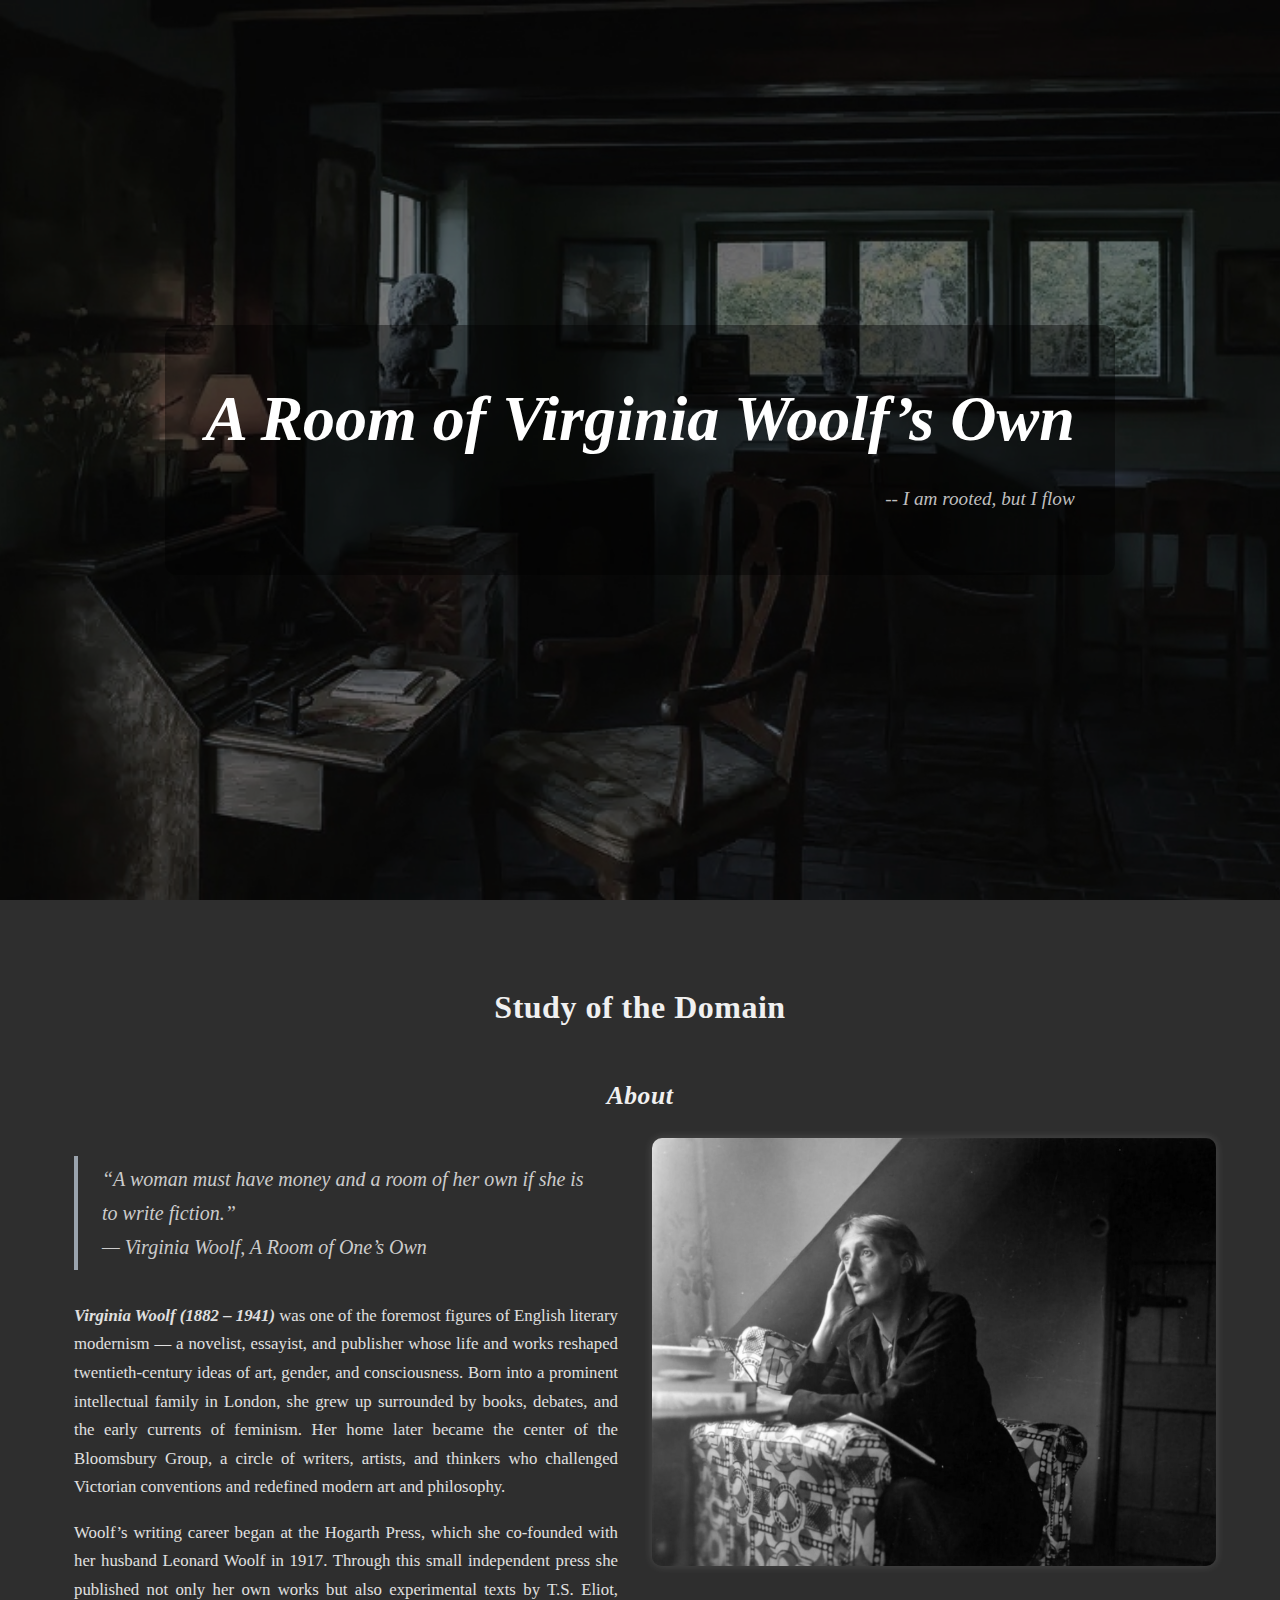
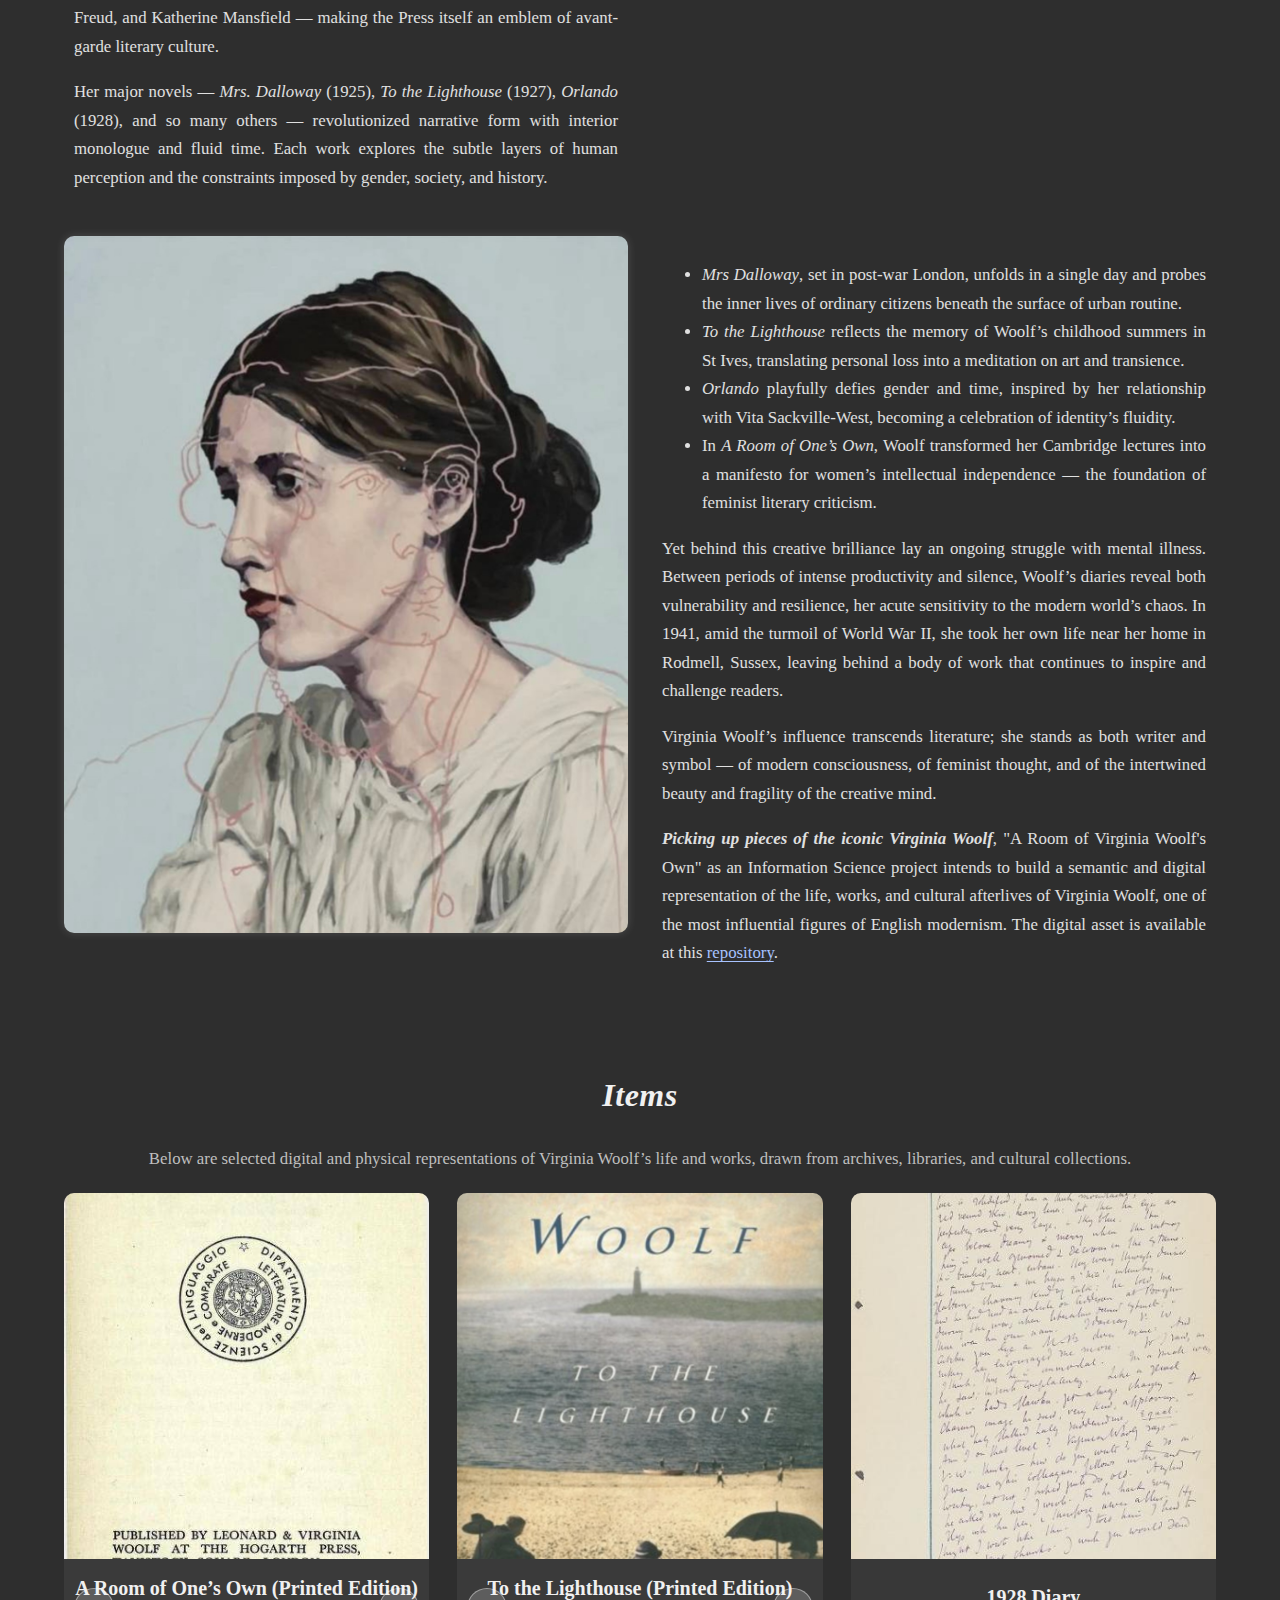
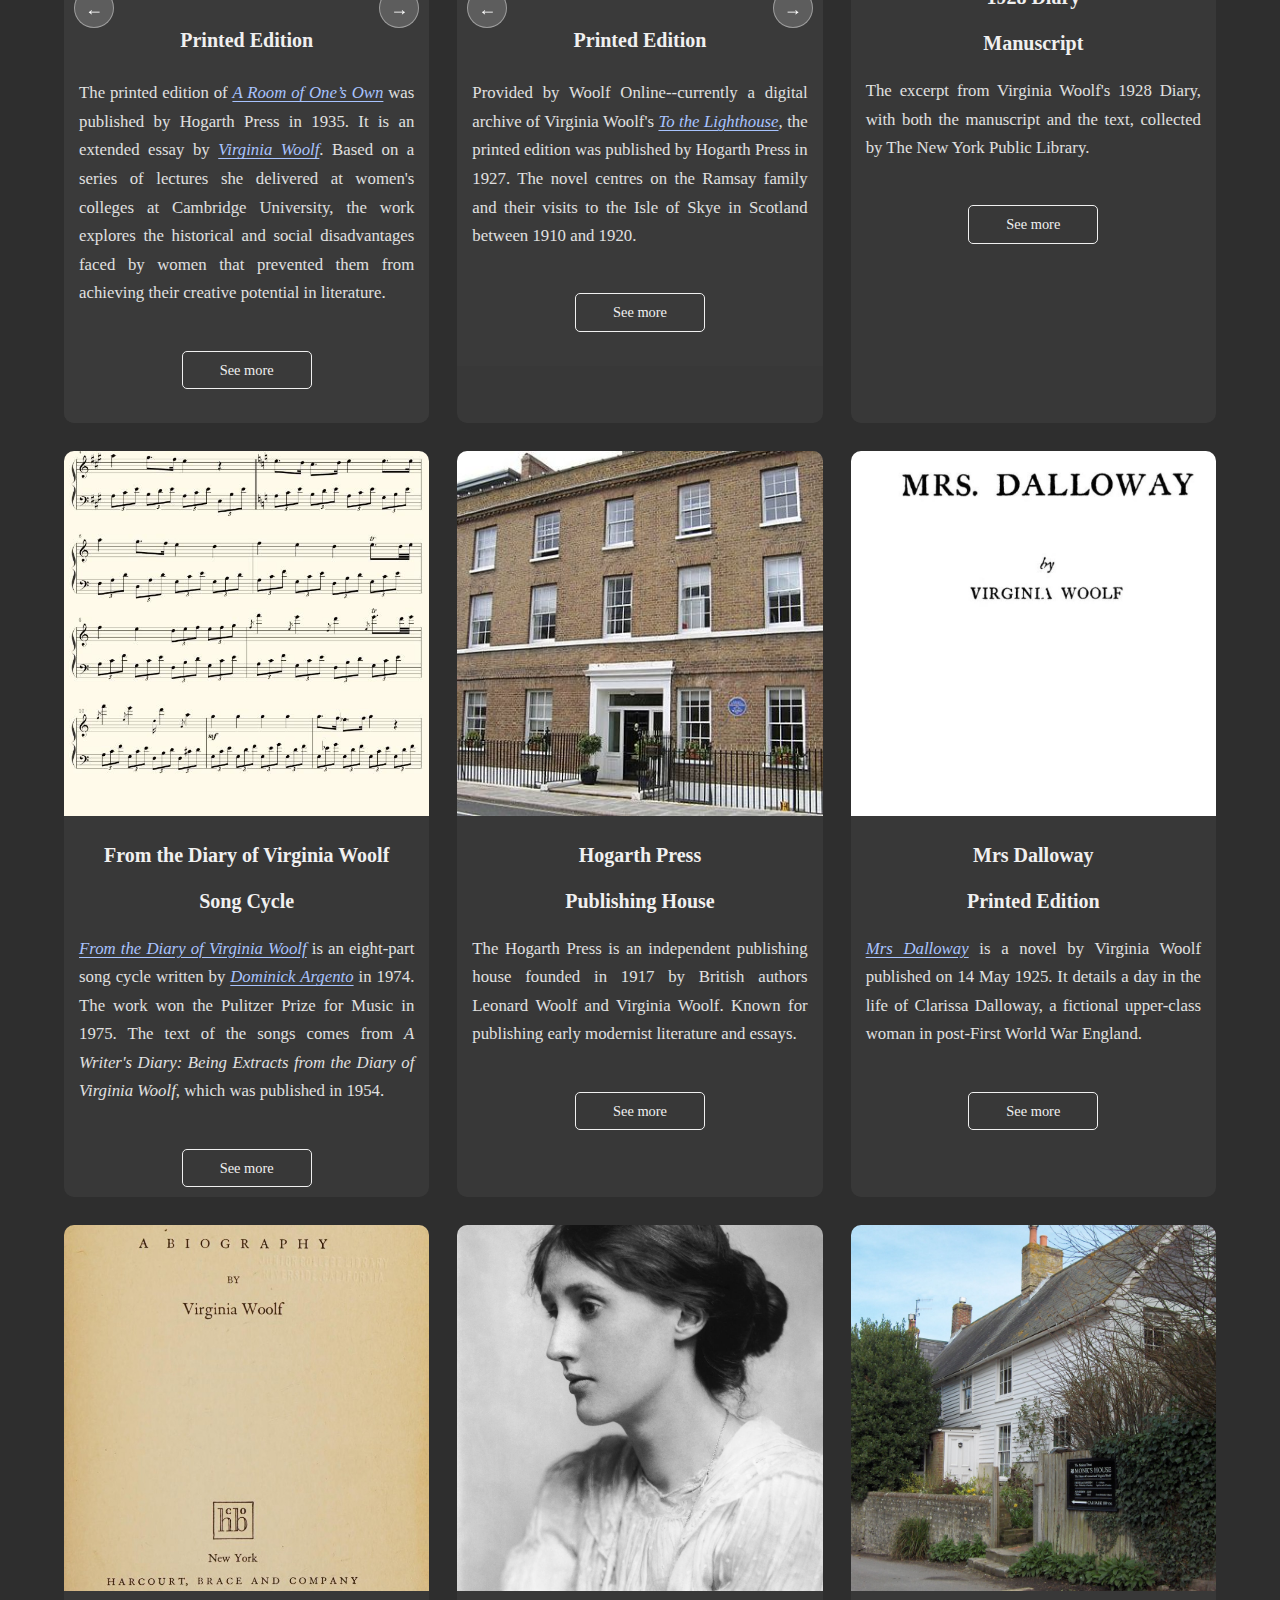
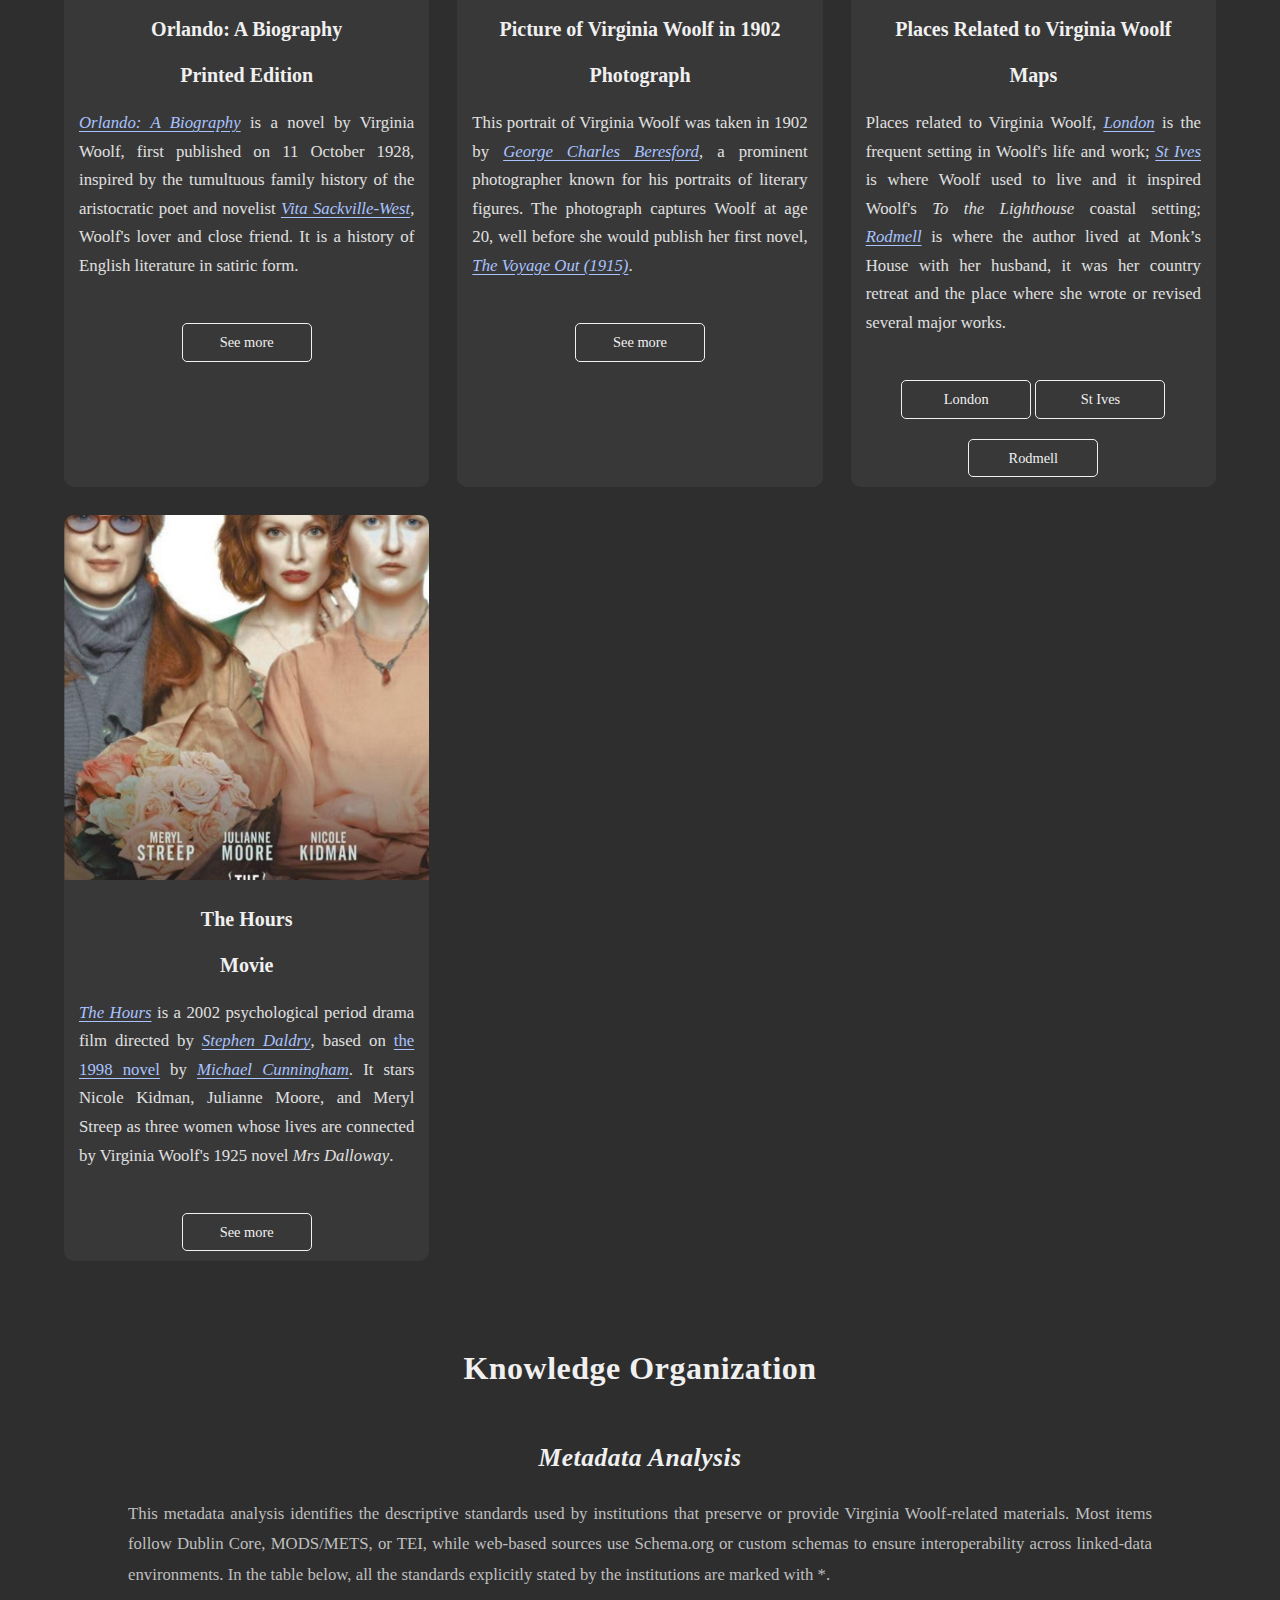
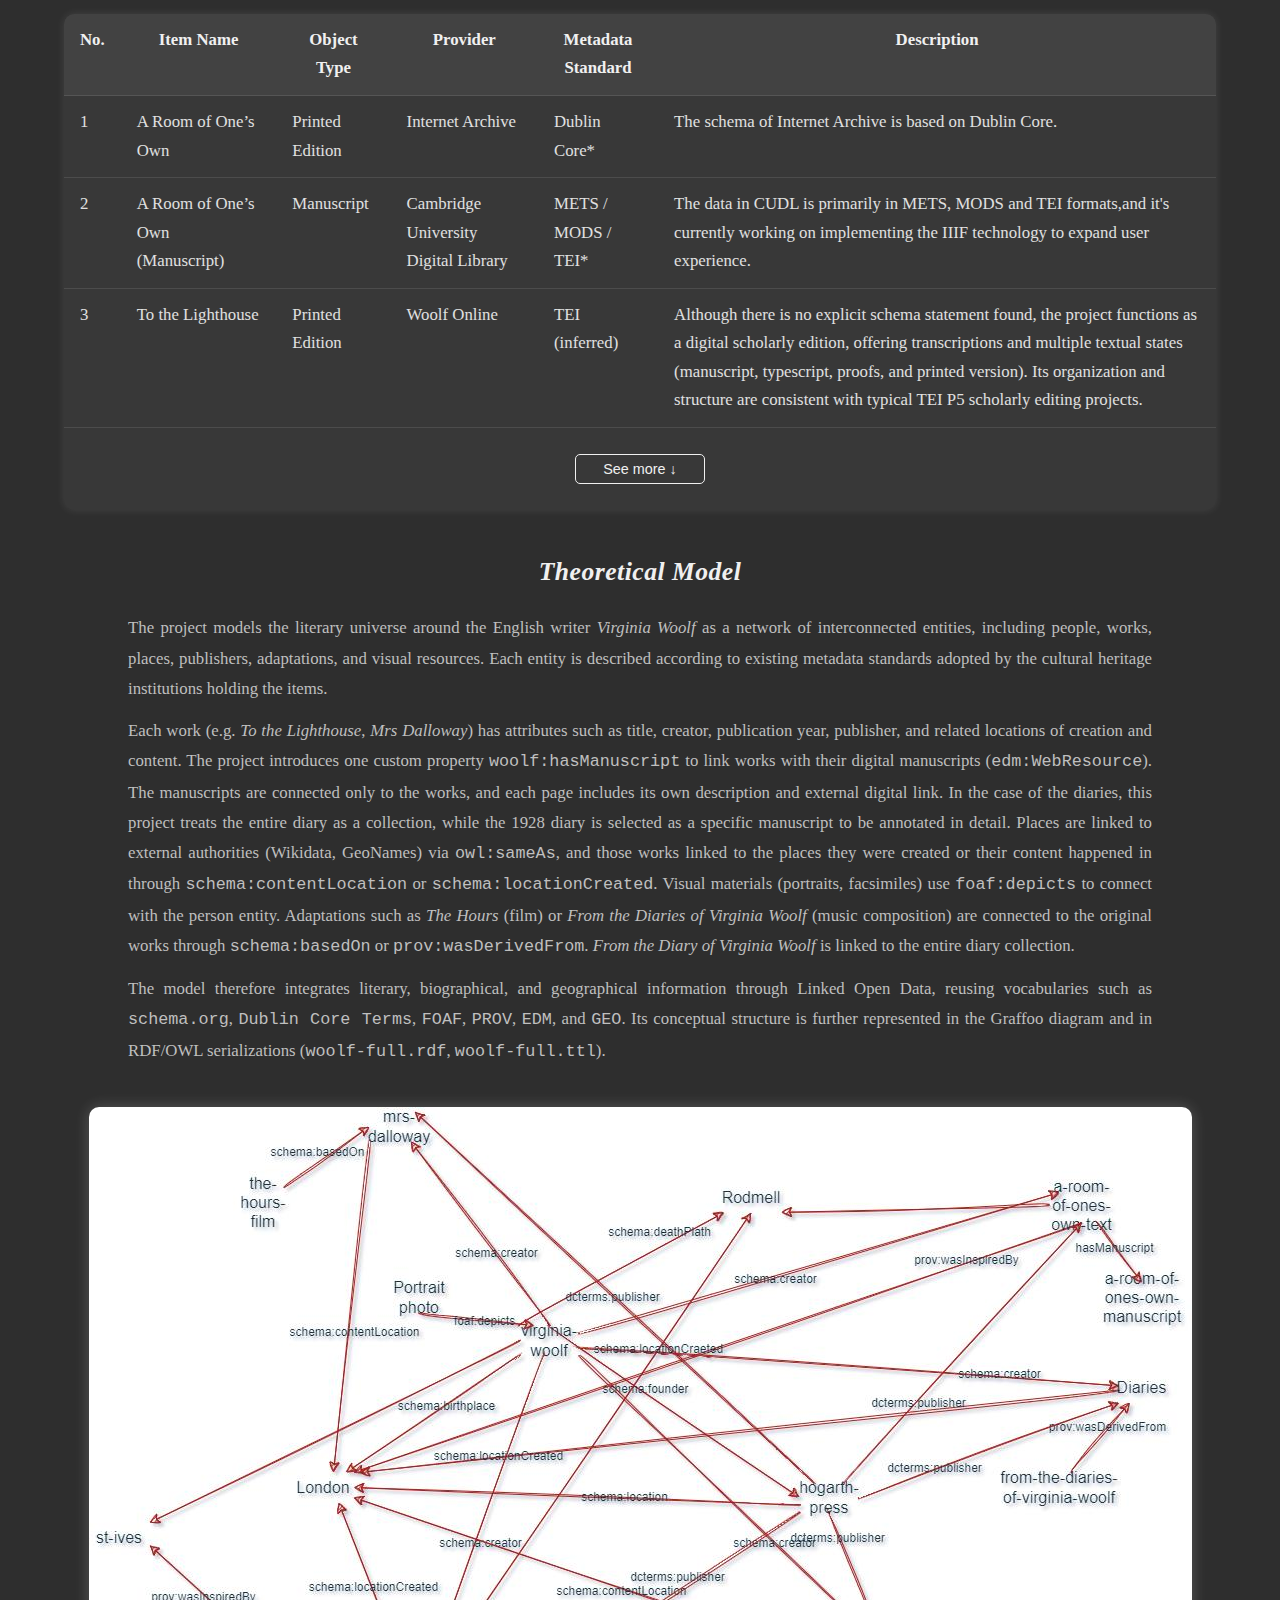
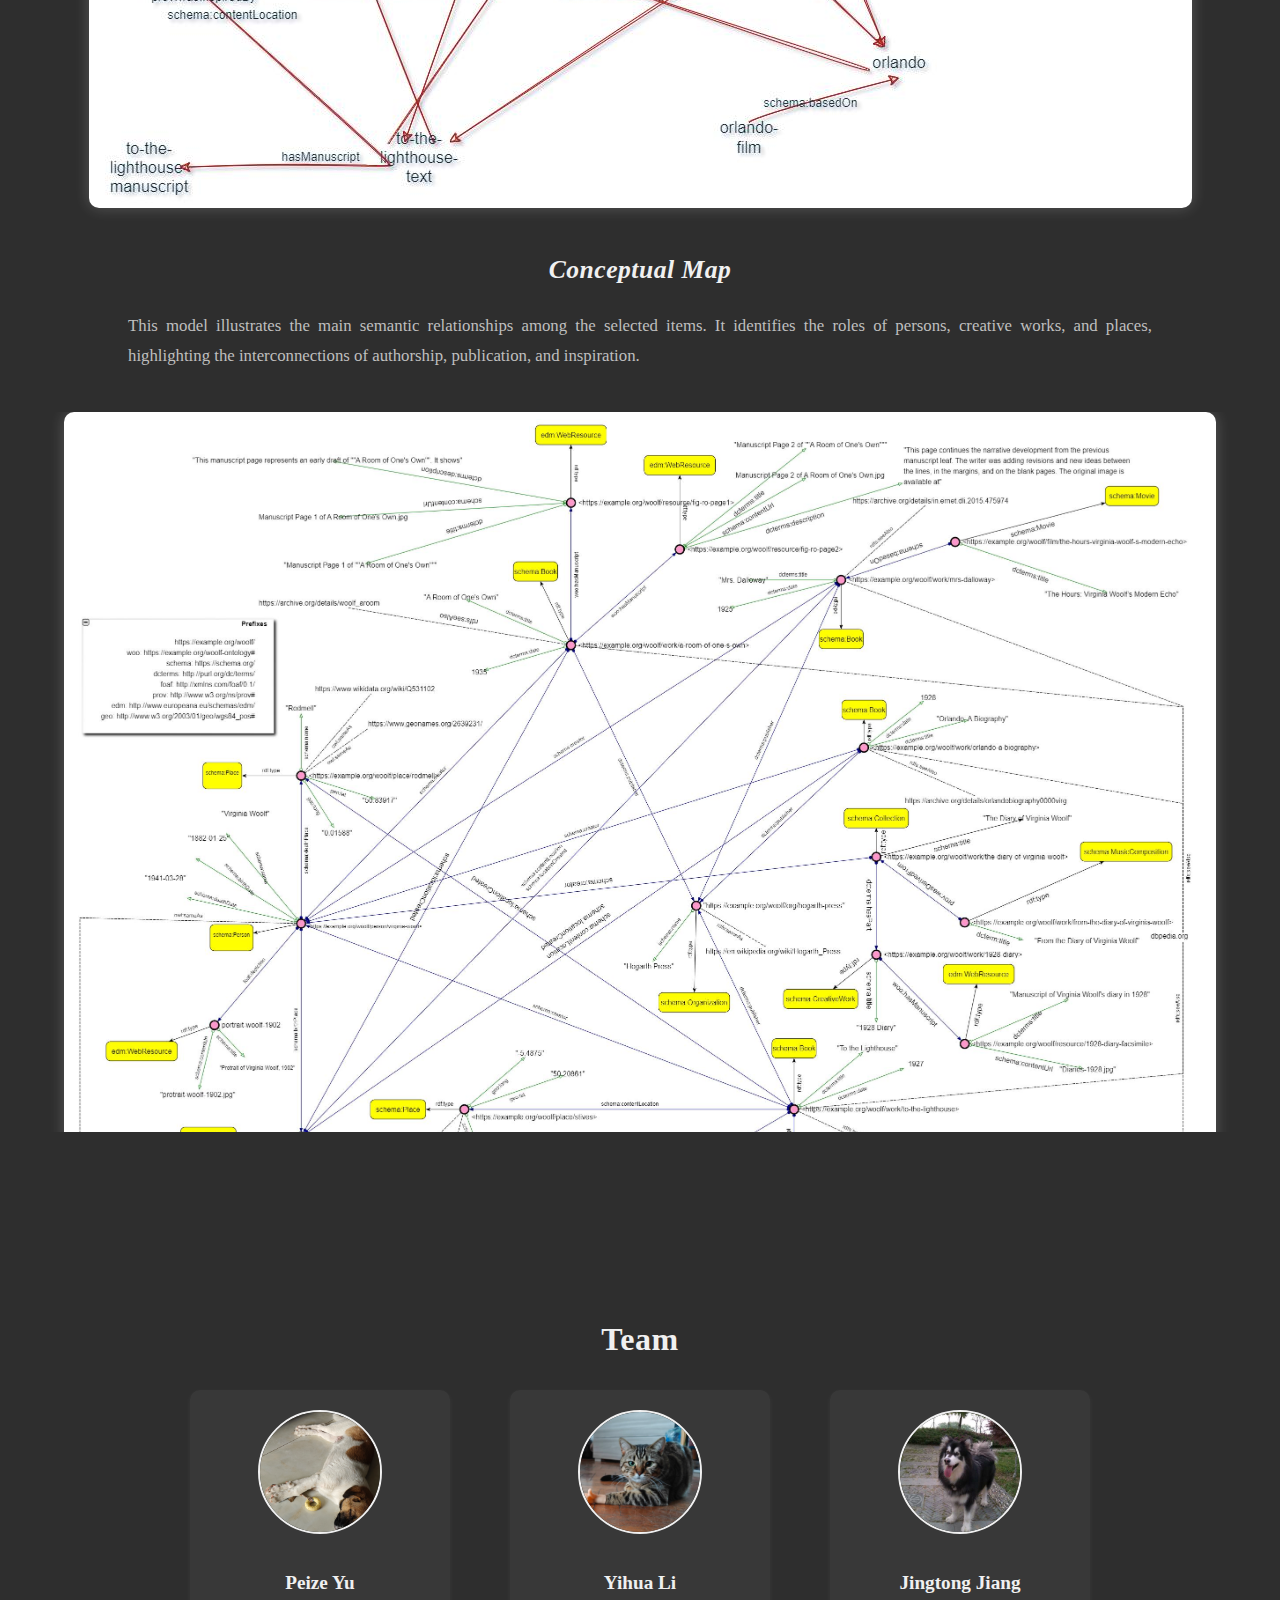
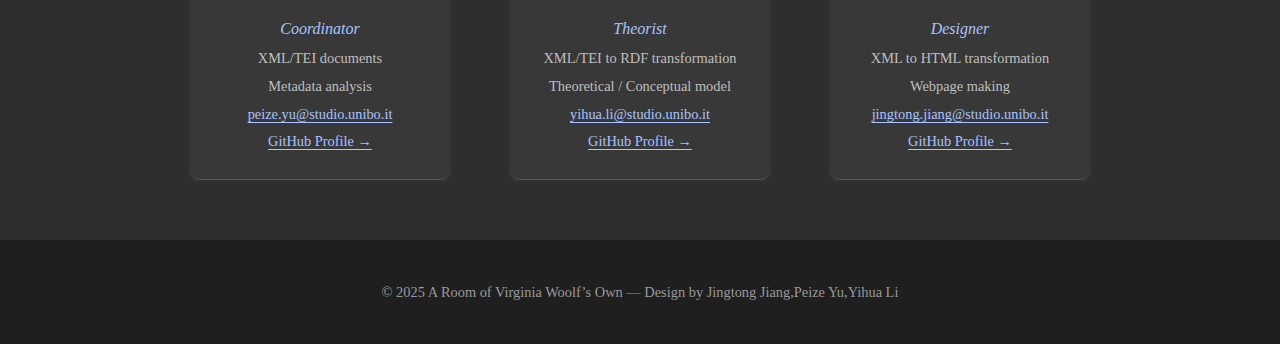
<file: index27.html>
<!DOCTYPE html>
<html lang="en">
<head>
  <meta charset="UTF-8">
  <meta name="viewport" content="width=device-width, initial-scale=1.0">
  <title>A Room of Virginia Woolf’s Own</title>
 <link rel="stylesheet" href="style_index27.css">
</head>

<body>
  <!-- ===== HEADER ===== -->
  <header id="top">
    <div class="overlay"></div>
    <div class="title-box">
      <h1><em>A Room of Virginia Woolf’s Own</em></h1>
      <p class="subtitle">-- I am rooted, but I flow</p>
    </div>
  </header>

 <!-- ===== NAVBAR (with dropdowns, dark theme) ===== -->
<nav id="navbar">
  <ul class="nav-root">
    <!-- HOME -->
    <li><a href="#top">HOME</a></li>

    <!-- STUDY OF THE DOMAIN -->
    <li class="has-dropdown">
      <a href="#study">STUDY OF THE DOMAIN <span class="caret">▾</span></a>
      <ul class="dropdown">
        <li><a href="#about">About</a></li>
        <li><a href="#items">Items</a></li>
      </ul>
    </li>

    <!-- KNOWLEDGE ORGANIZATION -->
    <li class="has-dropdown">
      <a href="#knowledge">KNOWLEDGE ORGANIZATION <span class="caret">▾</span></a>
      <ul class="dropdown">
        <li><a href="#metadata">Metadata Analysis</a></li>
        <li><a href="#theoretical-model">Theoretical Model</a></li>
        <li><a href="#conceptual-map">Conceptual Map</a></li>
      </ul>
    </li>

    <!-- TEAM -->
    <li><a href="#team">TEAM</a></li>
  </ul>
</nav>


  <main>

    <!-- ============================= -->
    <!-- STUDY OF THE DOMAIN SECTION -->
    <!-- ============================= -->
    <section id="study">
      <h2>Study of the Domain</h2>

      <!-- ===== ABOUT (under Study of the Domain) ===== -->
      <h2 id="about">About</h2>

<div class="about-grid">
  <div class="about-block text left-top">
    <blockquote class="quote quote-left">
      “A woman must have money and a room of her own if she is to write fiction.”
      <br>— <em>Virginia Woolf, <span class="book-title">A Room of One’s Own</span></em>
    </blockquote>

    <p><strong><em>Virginia Woolf (1882 – 1941)</em></strong> was one of the foremost figures of English literary modernism — a novelist, essayist, and publisher whose life and works reshaped twentieth-century ideas of art, gender, and consciousness. Born into a prominent intellectual family in London, she grew up surrounded by books, debates, and the early currents of feminism. Her home later became the center of the Bloomsbury Group, a circle of writers, artists, and thinkers who challenged Victorian conventions and redefined modern art and philosophy.</p>
           <p>Woolf’s writing career began at the Hogarth Press, which she co-founded with her husband Leonard Woolf in 1917. Through this small independent press she published not only her own works but also experimental texts by T.S. Eliot, Freud, and Katherine Mansfield — making the Press itself an emblem of avant-garde literary culture.</p>
          <p>Her major novels — <em>Mrs. Dalloway</em> (1925), <em>To the Lighthouse</em> (1927), <em>Orlando</em> (1928), and so many others — revolutionized narrative form with interior monologue and fluid time. Each work explores the subtle layers of human perception and the constraints imposed by gender, society, and history.</p>
        </div>
        <div class="about-block image right-top">
          <img src="images/about-hogarth-press.jpg" alt="The Hogarth Press">
        </div>
        <div class="about-block image left-bottom">
          <img src="images/about-woolf-room.jpg" alt="Virginia Woolf's Room">
        </div>
        <div class="about-block text right-bottom">
                   <ul>
            <li><em>Mrs Dalloway</em>, set in post-war London, unfolds in a single day and probes the inner lives of ordinary citizens beneath the surface of urban routine.</li>
            <li><em>To the Lighthouse</em> reflects the memory of Woolf’s childhood summers in St Ives, translating personal loss into a meditation on art and transience.</li>
            <li><em>Orlando</em> playfully defies gender and time, inspired by her relationship with Vita Sackville-West, becoming a celebration of identity’s fluidity.</li>
            <li>In <em>A Room of One’s Own</em>, Woolf transformed her Cambridge lectures into a manifesto for women’s intellectual independence — the foundation of feminist literary criticism.</li>
          </ul>
          <p>Yet behind this creative brilliance lay an ongoing struggle with mental illness. Between periods of intense productivity and silence, Woolf’s diaries reveal both vulnerability and resilience, her acute sensitivity to the modern world’s chaos. In 1941, amid the turmoil of World War II, she took her own life near her home in Rodmell, Sussex, leaving behind a body of work that continues to inspire and challenge readers.</p>
          <p>Virginia Woolf’s influence transcends literature; she stands as both writer and symbol — of modern consciousness, of feminist thought, and of the intertwined beauty and fragility of the creative mind.</p>
          <p><strong><em>Picking up pieces of the iconic Virginia Woolf</em></strong>, "A Room of Virginia Woolf's Own" as an Information Science project intends to build a semantic and digital representation of the life, works, and cultural afterlives of Virginia Woolf, one of the most influential figures of English modernism. The digital asset is available at this <a href="https://github.com/SinerYuu/ISCH-A-Room-of-Virginia-Woolf-s-Own-" target="_blank">repository</a>.</p>
        </div>
      </div>

      <!-- ===== ITEMS SECTION (under Study of the Domain) ===== -->
      <div id="items" class="intro-block">
        <h2>Items</h2>
        <p class="items-intro">Below are selected digital and physical representations of Virginia Woolf’s life and works, drawn from archives, libraries, and cultural collections.</p>
      </div>

      <!-- Items grid -->
      <div class="item-grid">

        <!-- Slide Card 1: two fixed side buttons -->
        <div class="slide-card">
          <button class="flip-btn btn-left" aria-label="Back">←</button>
          <button class="flip-btn btn-right" aria-label="Next">→</button>
          <div class="slide-inner">
            <div class="slide-front">
              <img src="images/room-printed.jpg" alt="">
              <h3>A Room of One’s Own (Printed Edition)</h3>
              <h3 class="item-type">Printed Edition</h3>
              <p>
  The printed edition of 
  <a href="https://dbpedia.org/page/A_Room_of_One's_Own" target="_blank"><em>A Room of One’s Own</em></a> 
  was published by Hogarth Press in 1935. It is an extended essay by 
  <a href="https://en.wikipedia.org/wiki/Virginia_Woolf" target="_blank"><em>Virginia Woolf</em></a>. 
  Based on a series of lectures she delivered at women's colleges at Cambridge University, 
  the work explores the historical and social disadvantages faced by women that prevented them from achieving their creative potential in literature.
</p>
              <a href="https://archive.org/details/woolf_aroom" target="_blank" class="btn">See more</a>
            </div>
            <div class="slide-back">
              <img src="images/room-manuscript.jpg" alt="">
              <h3>A Room of One’s Own (Manuscript)</h3>
              <h3 class="item-type">Manuscript</h3>
              <p>The manuscript of A Room of One's Own was given to Fitzwilliam Museum by Leonard Woolf in 1942. Its origins lie in lectures on ‘Women and Fiction’ that she gave at Newnham College and Girton College in October 1928.</p>
              <a href="https://cudl.lib.cam.ac.uk/view/MS-FITZWILLIAM-00001-01942/1" target="_blank" class="btn">See more</a>
            </div>
          </div>
        </div>

        <!-- Slide Card 2 -->
        <div class="slide-card">
          <button class="flip-btn btn-left" aria-label="Back">←</button>
          <button class="flip-btn btn-right" aria-label="Next">→</button>
          <div class="slide-inner">
            <div class="slide-front">
              <img src="images/lighthouse-printed.jpg" alt="">
              <h3>To the Lighthouse (Printed Edition)</h3>
              <h3 class="item-type">Printed Edition</h3>
                  <p>
  Provided by Woolf Online--currently a digital archive of Virginia Woolf's 
  <a href="https://dbpedia.org/page/To_the_Lighthouse" target="_blank"><em>To the Lighthouse</em></a>, 
  the printed edition was published by Hogarth Press in 1927. 
  The novel centres on the Ramsay family and their visits to the Isle of Skye in Scotland between 1910 and 1920.
</p>
         <a href="http://www.woolfonline.com" target="_blank" class="btn">See more</a>
            </div>
            <div class="slide-back">
              <img src="images/lighthouse-manuscript.jpg" alt="">
              <h3>To the Lighthouse (Manuscript)</h3>
              <h3 class="item-type">Manuscript</h3>
              <p>Provided by <a href="http://www.woolfonline.com" target="_blank">Woolf Online</a>—currently a digital archive of Virginia Woolf's <em>To the Lighthouse</em>. The manuscript page represents an early draft of the novel. It reveals Woolf's narrative development with sentence rhythm, pacing, sentence structure and narrative flow.</p>
              <a href="http://www.woolfonline.com" target="_blank" class="btn">See more</a>
            </div>
          </div>
        </div>

        <!-- Remaining Items -->
        <div class="item-card">
          <img src="images/diary-1928.jpg" alt="">
          <h3>1928 Diary</h3>
          <h3 class="item-type">Manuscript</h3>
          <p>The excerpt from Virginia Woolf's 1928 Diary, with both the manuscript and the text, collected by The New York Public Library.</p>
          <a href="https://digitalcollections.nypl.org/items/d1b90440-b08c-013b-5698-0242ac110002?canvasIndex=0" target="_blank" class="btn">See more</a>
        </div>

        <div class="item-card">
          <img src="images/diary-music.jpg" alt="">
          <h3>From the Diary of Virginia Woolf</h3>
          <h3 class="item-type">Song Cycle</h3>
         <p>
  <a href="https://en.wikipedia.org/wiki/From_the_Diary_of_Virginia_Woolf" target="_blank"><em>From the Diary of Virginia Woolf</em></a> 
  is an eight-part song cycle written by 
  <a href="https://en.wikipedia.org/wiki/Dominick_Argento" target="_blank"><em>Dominick Argento</em></a> 
  in 1974. The work won the Pulitzer Prize for Music in 1975. 
  The text of the songs comes from <em>A Writer's Diary: Being Extracts from the Diary of Virginia Woolf</em>, 
  which was published in 1954.
</p>
          <a href="https://www.lieder.net/lieder/assemble_texts.html?SongCycleId=2366" target="_blank" class="btn">See more</a>
        </div>

        <div class="item-card">
          <img src="images/hogarth-press.jpg" alt="">
          <h3>Hogarth Press</h3>
          <h3 class="item-type">Publishing House</h3>
          <p>The Hogarth Press is an independent publishing house founded in 1917 by British authors Leonard Woolf and Virginia Woolf. Known for publishing early modernist literature and essays.</p>
          <a href="https://en.wikipedia.org/wiki/Hogarth_Press" target="_blank" class="btn">See more</a>
        </div>

        <div class="item-card">
          <img src="images/mrs-dalloway.jpg" alt="">
          <h3>Mrs Dalloway</h3>
          <h3 class="item-type">Printed Edition</h3>
          <p>
  <a href="https://dbpedia.org/page/Mrs_Dalloway" target="_blank"><em>Mrs Dalloway</em></a> 
  is a novel by Virginia Woolf published on 14 May 1925. 
  It details a day in the life of Clarissa Dalloway, a fictional upper-class woman in post-First World War England.
</p>
          <a href="https://archive.org/details/in.ernet.dli.2015.475974" target="_blank" class="btn">See more</a>
        </div>

        <div class="item-card">
          <img src="images/orlando-novel.jpg" alt="">
          <h3>Orlando: A Biography</h3>
          <h3 class="item-type">Printed Edition</h3>
          <p>
  <a href="https://dbpedia.org/page/Orlando:_A_Biography" target="_blank"><em>Orlando: A Biography</em></a> 
  is a novel by Virginia Woolf, first published on 11 October 1928, inspired by the tumultuous family history of 
  the aristocratic poet and novelist 
  <a href="https://en.wikipedia.org/wiki/Vita_Sackville-West" target="_blank"><em>Vita Sackville-West</em></a>, 
  Woolf's lover and close friend. It is a history of English literature in satiric form.
</p>
          <a href="https://archive.org/details/orlandobiography0000virg" target="_blank" class="btn">See more</a>
        </div>

        <div class="item-card">
          <img src="images/woolf-portrait.jpg" alt="">
          <h3>Picture of Virginia Woolf in 1902</h3>
          <h3 class="item-type">Photograph</h3>
          <p>
  This portrait of Virginia Woolf was taken in 1902 by 
  <a href="https://en.wikipedia.org/wiki/George_Charles_Beresford" target="_blank"><em>George Charles Beresford</em></a>, 
  a prominent photographer known for his portraits of literary figures. 
  The photograph captures Woolf at age 20, well before she would publish her first novel, 
  <a href="https://en.wikipedia.org/wiki/The_Voyage_Out" target="_blank"><em>The Voyage Out (1915)</em></a>.
</p>
          <a href="https://commons.wikimedia.org/wiki/File:George_Charles_Beresford_-_Virginia_Woolf_in_1902_-_Restoration.jpg" target="_blank" class="btn">See more</a>
        </div>

        <div class="item-card">
          <img src="images/woolf-places.jpg" alt="">
          <h3>Places Related to Virginia Woolf</h3>
          <h3 class="item-type">Maps</h3>
          <p>
  Places related to Virginia Woolf, 
  <a href="https://www.wikidata.org/wiki/Q84" target="_blank"><em>London</em></a> 
  is the frequent setting in Woolf's life and work; 
  <a href="https://www.wikidata.org/wiki/Q724182" target="_blank"><em>St Ives</em></a> 
  is where Woolf used to live and it inspired Woolf's 
  <em>To the Lighthouse</em> coastal setting; 
  <a href="https://www.wikidata.org/wiki/Q531102" target="_blank"><em>Rodmell</em></a> 
  is where the author lived at Monk’s House with her husband, it was her country retreat and the place where she wrote or revised several major works.
</p>
          <div class="multi-btns">
            <a href="https://www.geonames.org/2643743/london.html" target="_blank" class="btn">London</a>
            <a href="https://www.geonames.org/2636649/st-ives.html" target="_blank" class="btn">St Ives</a>
            <a href="https://www.geonames.org/2639295/rodmell.html" target="_blank" class="btn">Rodmell</a>
          </div>
        </div>

        <div class="item-card">
          <img src="images/the-hours.jpg" alt="">
          <h3>The Hours</h3>
          <h3 class="item-type">Movie</h3>
          <p>
  <a href="https://en.wikipedia.org/wiki/The_Hours_(film)" target="_blank"><em>The Hours</em></a> 
  is a 2002 psychological period drama film directed by 
  <a href="https://en.wikipedia.org/wiki/Stephen_Daldry" target="_blank"><em>Stephen Daldry</em></a>, 
  based on 
  <a href="https://en.wikipedia.org/wiki/The_Hours_(novel)" target="_blank">the 1998 novel</a> 
  by 
  <a href="https://en.wikipedia.org/wiki/Michael_Cunningham" target="_blank"><em>Michael Cunningham</em></a>. 
  It stars Nicole Kidman, Julianne Moore, and Meryl Streep as three women whose lives are connected by Virginia Woolf's 1925 novel 
  <em>Mrs Dalloway</em>.
</p>
          <a href="https://www.imdb.com/title/tt0274558/" target="_blank" class="btn">See more</a>
        </div>
      </div>
    </section>

    <!-- ============================= -->
    <!-- KNOWLEDGE ORGANIZATION (new top-level) -->
    <!-- ============================= -->
    <section id="knowledge">
      <h2>Knowledge Organization</h2>

      <!-- METADATA ANALYSIS as H2 under Knowledge Organization -->
      <h2 id="metadata">Metadata Analysis</h2>
      <p class="meta-intro">
        This metadata analysis identifies the descriptive standards used by institutions that preserve or provide Virginia Woolf-related materials. Most items follow Dublin Core, MODS/METS, or TEI, while web-based sources use Schema.org or custom schemas to ensure interoperability across linked-data environments. In the table below, all the standards explicitly stated by the institutions are marked with *.
      </p>

      <div class="table-container">
        <table id="metadata-table">
          <thead>
            <tr>
              <th>No.</th>
              <th>Item Name</th>
              <th>Object Type</th>
              <th>Provider</th>
              <th>Metadata Standard</th>
              <th>Description</th>
            </tr>
          </thead>
          <tbody>
            <tr><td>1</td><td>A Room of One’s Own</td><td>Printed Edition</td><td>Internet Archive</td><td>Dublin Core*</td><td>The schema of Internet Archive is based on Dublin Core.</td></tr>
            <tr><td>2</td><td>A Room of One’s Own (Manuscript)</td><td>Manuscript</td><td>Cambridge University Digital Library</td><td>METS / MODS / TEI*</td><td>The data in CUDL is primarily in METS, MODS and TEI formats,and it's currently working on implementing the IIIF technology to expand user experience.</td></tr>
            <tr><td>3</td><td>To the Lighthouse</td><td>Printed Edition</td><td>Woolf Online</td><td>TEI (inferred)</td><td>Although there is no explicit schema statement found, the project functions as a digital scholarly edition, offering transcriptions and multiple textual states (manuscript, typescript, proofs, and printed version). Its organization and structure are consistent with typical TEI P5 scholarly editing projects.</td></tr>
            <tr><td>4</td><td>1928 Diary</td><td>Manuscript</td><td>New York Public Library</td><td>MODS / METS*</td><td>NYPL uses MODS XML to describe bibliographic and technical metadata within METS packages.</td></tr>
            <tr><td>5</td><td>From the Diary of Virginia Woolf</td><td>Music / Audio Work</td><td>LiederNet Archive</td><td>Not explicitly declared — custom schema likely</td><td>The LiederNet Archive presents structured metadata (composer, author, language, text first line) but no formal metadata standard is stated. Metadata fields appear to be system-defined for this specialised corpus of art-song texts.</td></tr>
            <tr><td>6</td><td>Hogarth Press</td><td>Archive / Website</td><td>Wikipedia</td><td>Schema.org*</td><td>Wikipedia implements structured data on its article pages using Schema.org markup and links to Wikidata for entity metadata.</td></tr>
            <tr><td>7</td><td>Mrs Dalloway</td><td>Printed Book</td><td>Internet Archive</td><td>Dublin Core*</td><td>The schema of Internet Archive is based on Dublin Core.</td></tr>
            <tr><td>8</td><td>Orlando: A Biography</td><td>Printed Book</td><td>Internet Archive</td><td>Dublin Core*</td><td>The schema of Internet Archive is based on Dublin Core.</td></tr>
            <tr><td>9</td><td>Picture of Virginia Woolf in 1902</td><td>Photograph</td><td>Wikimedia Commons</td><td>Schema.org + Dublin Core*</td><td>Wikimedia Commons implements Wikibase structured data based on Schema.org and Dublin Core predicates (title, creator, license) with embedded EXIF technical metadata for media files.</td></tr>
            <tr><td>10</td><td>Places Related to Virginia Woolf</td><td>Map Dataset</td><td>GeoNames</td><td>Dublin Core*</td><td>GeoNames Ontology uses Dublin Core metadata elements to describe the ontology and its metadata. The ontology defines its own RDF vocabulary for geospatial features.</td></tr>
            <tr><td>11</td><td>The Hours</td><td>Film</td><td>IMDb</td><td>Schema.org*</td><td>Metadata is embedded as JSON-LD in webpages, following Schema.org’s Movie type (name, director, datePublished, genre) for search engine interoperability.</td></tr>
          </tbody>
        </table>
        <div class="see-more-container">
          <button id="seeMoreBtn">See more ↓</button>
        </div>
      </div>
        <!-- ============================= -->
<!-- THEORETICAL MODEL -->
<!-- ============================= -->
<h2 id="theoretical-model">Theoretical Model</h2>

<p class="meta-intro">
  The project models the literary universe around the English writer <em>Virginia Woolf</em> as a network of interconnected entities, including people, works, places, publishers, adaptations, and visual resources. Each entity is described according to existing metadata standards adopted by the cultural heritage institutions holding the items.
</p>

<p class="meta-intro">
  Each work (e.g. <em>To the Lighthouse</em>, <em>Mrs Dalloway</em>) has attributes such as title, creator, publication year, publisher, and related locations of creation and content. The project introduces one custom property <code>woolf:hasManuscript</code> to link works with their digital manuscripts (<code>edm:WebResource</code>). The manuscripts are connected only to the works, and each page includes its own description and external digital link. In the case of the diaries, this project treats the entire diary as a collection, while the 1928 diary is selected as a specific manuscript to be annotated in detail. Places are linked to external authorities (Wikidata, GeoNames) via <code>owl:sameAs</code>, and those works linked to the places they were created or their content happened in through <code>schema:contentLocation</code> or <code>schema:locationCreated</code>. Visual materials (portraits, facsimiles) use <code>foaf:depicts</code> to connect with the person entity. Adaptations such as <em>The Hours</em> (film) or <em>From the Diaries of Virginia Woolf</em> (music composition) are connected to the original works through <code>schema:basedOn</code> or <code>prov:wasDerivedFrom</code>. <em>From the Diary of Virginia Woolf</em> is linked to the entire diary collection.
</p>

<p class="meta-intro">
  The model therefore integrates literary, biographical, and geographical information through Linked Open Data, reusing vocabularies such as <code>schema.org</code>, <code>Dublin Core Terms</code>, <code>FOAF</code>, <code>PROV</code>, <code>EDM</code>, and <code>GEO</code>. Its conceptual structure is further represented in the Graffoo diagram and in RDF/OWL serializations (<code>woolf-full.rdf</code>, <code>woolf-full.ttl</code>).
</p>

<!-- === Inserted Image === -->
<div class="model-image">
  <img src="images/theoretical-model.jpg" alt="Theoretical Model of Virginia Woolf’s Universe">
</div>
  <!-- ============================= -->
<!-- CONCEPTUAL MAP -->
<!-- ============================= -->
<h2 id="conceptual-map">Conceptual Map</h2>

<p class="meta-intro">
  This model illustrates the main semantic relationships among the selected items. 
  It identifies the roles of persons, creative works, and places, highlighting 
  the interconnections of authorship, publication, and inspiration.
</p>

<div class="conceptual-map">
  <img src="images/conceptual-map.jpg" alt="Conceptual Map of Virginia Woolf’s Universe">
</div>

    </section>
  </main>

<!-- ============================= -->
<!-- TEAM SECTION -->
<!-- ============================= -->
<section id="team">
  <h2>Team</h2>
  <div class="team-grid">

    <!-- Peize Yu -->
    <div class="team-member">
      <img src="images/peize-yu.jpg" alt="Peize Yu">
      <h3>Peize Yu</h3>
      <p class="role">Coordinator</p>
      <div class="desc">
        <p>XML/TEI documents</p>
        <p>Metadata analysis</p>
        <p><a href="mailto:peize.yu@studio.unibo.it">peize.yu@studio.unibo.it</a></p>
        <p><a href="https://github.com/SinerYuu" target="_blank">GitHub Profile →</a></p>
      </div>
    </div>

    <!-- Yihua Li -->
    <div class="team-member">
      <img src="images/yihua-li.jpg" alt="Yihua Li">
      <h3>Yihua Li</h3>
      <p class="role">Theorist</p>
      <div class="desc">
        <p>XML/TEI to RDF transformation</p>
        <p>Theoretical / Conceptual model</p>
        <p><a href="mailto:yihua.li@studio.unibo.it">yihua.li@studio.unibo.it</a></p>
        <p><a href="https://github.com/lisitein" target="_blank">GitHub Profile →</a></p>
      </div>
    </div>

    <!-- Jingtong Jiang -->
    <div class="team-member">
      <img src="images/jingtong-jiang.jpg" alt="Jingtong Jiang">
      <h3>Jingtong Jiang</h3>
      <p class="role">Designer</p>
      <div class="desc">
        <p>XML to HTML transformation</p>
        <p>Webpage making</p>
        <p><a href="mailto:jingtong.jiang@studio.unibo.it">jingtong.jiang@studio.unibo.it</a></p>
        <p><a href="https://github.com/Jasmine724" target="_blank">GitHub Profile →</a></p>
      </div>
    </div>

  </div>
</section>

  <button id="backToTop">↑</button>
  <footer>© 2025 A Room of Virginia Woolf’s Own — Design by Jingtong Jiang,Peize Yu,Yihua Li</footer>
 

  <script>
    const navbar=document.getElementById('navbar');
    const backToTop=document.getElementById('backToTop');
    const seeMoreBtn=document.getElementById('seeMoreBtn');
    const rows=document.querySelectorAll('#metadata-table tbody tr');
    let expanded=false;

    window.addEventListener('scroll',()=>{
      navbar.classList.toggle('visible',window.scrollY>80);
      backToTop.classList.toggle('show',window.scrollY>400);
    });
    backToTop.addEventListener('click',()=>window.scrollTo({top:0,behavior:'smooth'}));

    // see more toggle
    function updateTable(){
      rows.forEach((r,i)=>r.style.display=(expanded||i<3)?'table-row':'none');
      if(seeMoreBtn) seeMoreBtn.textContent=expanded?'See less ↑':'See more ↓';
    }
    if(seeMoreBtn){ updateTable(); seeMoreBtn.addEventListener('click',()=>{expanded=!expanded;updateTable();}); }

    // Dropdown hover (dark theme + small animation)
    document.querySelectorAll('.has-dropdown').forEach(item=>{
      const menu=item.querySelector('.dropdown');
      item.addEventListener('mouseenter',()=>menu.classList.add('open'));
      item.addEventListener('mouseleave',()=>menu.classList.remove('open'));
    });

    // Flip buttons logic (always-visible left/right)
    document.querySelectorAll('.slide-card').forEach(card=>{
      const right=card.querySelector('.btn-right');
      const left=card.querySelector('.btn-left');
      if(right){ right.addEventListener('click',()=>card.classList.add('flipped')); }
      if(left){ left.addEventListener('click',()=>card.classList.remove('flipped')); }
    });
  </script>
</body>
</html>
</file>
<file: style_index27.css>
:root {
  --bg-dark: #2e2e2e;
  --bg-light: #3a3a3a;
  --text-main: #e0e0e0;
  --text-dim: #bfbfbf;
  --highlight: #f0f0f0;
  --link-accent: #a8c3ff;
}

/* ===== Global ===== */
body {
  margin: 0;
  background: var(--bg-dark);
  color: var(--text-main);
  font-family: "Times New Roman", serif;
  font-size: 1.05rem;
  line-height: 1.7;
  scroll-behavior: smooth;
}

/* ===== Links (match Designer color) ===== */
a {
  color: var(--link-accent); 
  text-decoration: underline;
  text-underline-offset: 3px;
  transition: all 0.3s ease;
}

a:hover {
  color: white; 
  text-decoration-thickness: 2px;
}


/* ===== Header ===== */
header {
  height: 100vh;
  background: url("images/woolf-room.jpg") center/cover no-repeat;
  position: relative;
  display: flex;
  justify-content: center;
  align-items: center;
}
.overlay {
  position: absolute;
  inset: 0;
  background: rgba(0, 0, 0, 0.5);
}
.title-box {
  text-align: center;
  position: relative;
  background: rgba(0, 0, 0, 0.4);
  padding: 40px;
  border-radius: 12px;
}
h1 {
  font-family: "Palatino Linotype", serif;
  font-style: italic;
  font-size: 4rem;
  color: #fff;
  margin: 0;
}
.subtitle {
  font-family: "Palatino Linotype", serif;
  font-size: 1.2rem;
  color: var(--text-dim);
  text-align: right;
  margin-top: 10px;
  font-style: italic;
}


/* ===== Navbar (dark dropdown) ===== */
nav {
  background: rgba(60, 60, 60, 0.9);
  position: fixed;
  top: 0;
  width: 100%;
  transform: translateY(-100%);
  opacity: 0;
  transition: all 0.6s ease;
  z-index: 1000;
}
nav.visible {
  transform: translateY(0);
  opacity: 1;
}

.nav-root {
  display: flex;
  justify-content: center;
  list-style: none;
  margin: 0;
  padding: 15px 0;
}
.nav-root > li {
  position: relative;
  margin: 0 18px;
}
.nav-root > li > a {
  font-family: "Times New Roman", serif;
  font-size: 1.05rem;
  color: var(--highlight);
  text-decoration: none;
  letter-spacing: 0.5px;
}
.nav-root > li > a:hover {
  color: white;
}

.has-dropdown .caret {
  font-size: 0.9rem;
  margin-left: 6px;
}

.dropdown {
  position: absolute;
  top: 100%;
  left: 0;
  background: rgba(50, 50, 50, 0.98);
  border: 1px solid rgba(255, 255, 255, 0.1);
  border-radius: 6px;
  box-shadow: 0 6px 18px rgba(0, 0, 0, 0.35);
  min-width: 220px;
  padding: 8px 0;
  list-style: none;
  opacity: 0;
  transform: translateY(6px);
  pointer-events: none;
  transition: opacity 0.2s ease, transform 0.2s ease;
}
.dropdown.open {
  opacity: 1;
  transform: translateY(0);
  pointer-events: auto;
}
.dropdown li a {
  display: block;
  padding: 10px 16px;
  color: var(--text-main);
  text-decoration: none;
}
.dropdown li a:hover {
  color: var(--link-accent);
  background: rgba(255, 255, 255, 0.04);
}

/* ===== Section Titles ===== */
h2 {
  text-align: center;
  font-family: "Palatino Linotype", serif;
  font-size: 2rem;
  color: var(--highlight);
  margin-top: 80px;
  margin-bottom: 24px;
  letter-spacing: 0.5px;
}

/* ===== Quote ===== */
blockquote.quote {
  font-style: italic;
  color: #cccccc;
  font-size: 1.25rem;
  line-height: 1.7;
  margin: 10px auto 32px;
  padding: 6px 24px;
  border-left: 4px solid #9aa3ad;
  max-width: 900px;
  text-align: left;
}

/* ===== About Layout ===== */
.about-grid {
  width: 90%;
  margin: 10px auto 60px;
  display: grid;
  grid-template-areas:
    "text1 img1"
    "img2 text2";
  grid-template-columns: 1fr 1fr;
  gap: 24px;
  align-items: start;
}
.about-block img {
  width: 100%;
  border-radius: 10px;
  box-shadow: 0 0 10px rgba(255, 255, 255, 0.15);
  display: block;
}
.left-top {
  grid-area: text1;
}
.right-top {
  grid-area: img1;
}
.left-bottom {
  grid-area: img2;
}
.right-bottom {
  grid-area: text2;
}
.about-block.text {
  padding: 8px 10px;
  text-align: justify;
}
.about-block.text p,
.about-block.text ul {
  margin-bottom: 12px;
}

/* ===== Items ===== */
#items.intro-block {
  text-align: center;
  margin-top: 20px;
  margin-bottom: 0;
}
.items-intro {
  font-size: 1.05rem;
  color: var(--text-dim);
  width: 80%;
  margin: 0 auto 10px;
  line-height: 1.6;
}

.item-grid {
  display: grid;
  grid-template-columns: repeat(auto-fit, minmax(300px, 1fr));
  gap: 28px;
  width: 90%;
  margin: 20px auto 60px;
}
.item-card,
.slide-card {
  background: rgba(255, 255, 255, 0.05);
  border-radius: 10px;
  overflow: hidden;
  transition: transform 0.3s ease, box-shadow 0.3s ease;
  position: relative;
}
.item-card:hover,
.slide-card:hover {
  transform: translateY(-2px);
  box-shadow: 0 0 15px rgba(255, 255, 255, 0.12);
}
.item-card img,
.slide-front img,
.slide-back img {
  width: 100%;
  object-fit: cover;
  aspect-ratio: 1/1;
}
.item-card h3,
.slide-card h3 {
  text-align: center;
  font-family: "Palatino Linotype", serif;
  font-size: 1.25rem;
  color: var(--highlight);
  margin: 12px 0 6px;
}
.item-type {
  font-size: 1.05rem;
  color: var(--text-main);
  margin-top: -6px;
  text-align: center;
  font-weight: 600;
}
.item-card p,
.slide-front p,
.slide-back p {
  padding: 0 15px 16px;
  text-align: justify;
  color: var(--text-main);
}

/* Flip animation */
.slide-card {
  overflow: hidden;
}
.slide-inner {
  width: 200%;
  display: flex;
  transition: transform 0.7s ease;
  transform-style: preserve-3d;
}
.slide-front,
.slide-back {
  width: 50%;
  background: rgba(255, 255, 255, 0.05);
  padding-bottom: 24px;
  display: flex;
  flex-direction: column;
  align-items: center;
  backface-visibility: hidden;
}
.slide-card.flipped .slide-inner {
  transform: translateX(-50%);
}

/* Side flip buttons */
.flip-btn {
  position: absolute;
  top: 50%;
  transform: translateY(-50%);
  width: 40px;
  height: 40px;
  border-radius: 50%;
  background: rgba(255, 255, 255, 0.18);
  border: 1px solid rgba(255, 255, 255, 0.4);
  color: #fff;
  cursor: pointer;
  transition: all 0.2s ease;
  z-index: 3;
  font-size: 18px;
  line-height: 38px;
  text-align: center;
}
.flip-btn:hover {
  background: rgba(255, 255, 255, 0.28);
}
.btn-left {
  left: 10px;
}
.btn-right {
  right: 10px;
}

/* ===== Metadata Section ===== */
.meta-intro {
  width: 80%;
  margin: 0 auto 12px;
  text-align: justify;
  color: var(--text-dim);
  line-height: 1.8;
}
.table-container {
  width: 90%;
  margin: 24px auto 40px;
  background: rgba(255, 255, 255, 0.05);
  border-radius: 10px;
  overflow-x: auto;
  box-shadow: 0 0 8px rgba(255, 255, 255, 0.1);
}
table {
  width: 100%;
  border-collapse: collapse;
}
th,
td {
  padding: 12px 16px;
  border-bottom: 1px solid rgba(255, 255, 255, 0.1);
  vertical-align: top;
}
th {
  font-family: "Palatino Linotype", serif;
  color: var(--highlight);
  background: rgba(255, 255, 255, 0.05);
}
td a {
  color: var(--highlight);
  text-decoration: underline;
}
td a:hover {
  color: white;
}
.see-more-container {
  text-align: center;
  padding: 16px;
}

/* ===== Back to Top ===== */
#backToTop {
  position: fixed;
  bottom: 40px;
  right: 40px;
  width: 50px;
  height: 50px;
  background: rgba(130, 130, 130, 0.7);
  border: none;
  border-radius: 50%;
  font-size: 20px;
  color: #fff;
  cursor: pointer;
  opacity: 0;
  transition: all 0.4s ease;
  z-index: 999;
}
#backToTop.show {
  opacity: 1;
}
#backToTop:hover {
  background: rgba(180, 180, 180, 0.9);
}

/* ===== Footer ===== */
footer {
  text-align: center;
  padding: 40px;
  background: #1f1f1f;
  color: #999;
  font-size: 0.9rem;
}

/* ===== Responsive ===== */
@media (max-width: 900px) {
  .about-grid {
    grid-template-areas:
      "text1"
      "img1"
      "img2"
      "text2";
    grid-template-columns: 1fr;
  }
  h1 {
    font-size: 3rem;
  }
  h2 {
    font-size: 1.8rem;
  }
}

/* === Make section subtitles uniform (About, Items, Metadata, Theoretical Model, Conceptual Map) === */
#about,
#items,
#metadata,
#theoretical-model,
#conceptual-map {
  font-style: italic;
  font-size: 1.6rem;
  text-align: center;  
  margin-top: 40px;
  margin-bottom: 20px;
}



/* Quote alignment fix */
.quote-left {
  text-align: left;
  margin-left: 0;
  max-width: 100%;
}


a.btn,
.item-card .btn,
.slide-front .btn,
.slide-back .btn,
#seeMoreBtn {
  display: inline-block !important;
  width: auto !important;
  min-width: 130px !important;
  text-align: center !important;
  background: none !important;
  border: 1px solid var(--highlight) !important;
  color: var(--highlight) !important;
  padding: 6px 14px !important;
  font-size: 0.9rem !important;
  border-radius: 5px !important;
  margin: 10px auto !important;
  cursor: pointer !important;
  text-decoration: none !important;
  transition: all 0.3s ease !important;
  box-sizing: border-box !important;
}

a.btn:hover,
.item-card .btn:hover,
.slide-front .btn:hover,
.slide-back .btn:hover,
#seeMoreBtn:hover {
  background: var(--highlight) !important;
  color: #222 !important;
}

/* === Fix: center all See more buttons inside cards === */
.item-card {
  text-align: center !important; 
}

.item-card .btn {
  display: inline-block !important;   margin: 10px auto !important;
}

/* === Center the About heading again === */
#about {
  text-align: center !important;
  font-style: italic;
  font-size: 1.6rem;
  margin-top: 40px;
}

/* ===== Team Section ===== */
#team {
  text-align: center;
  padding: 60px 0;
}

.team-grid {
  display: flex;
  justify-content: center;
  align-items: flex-start;
  flex-wrap: wrap;
  gap: 60px;
  width: 90%;
  margin: 0 auto;
}

.team-member {
  background: rgba(255, 255, 255, 0.05);
  border-radius: 10px;
  padding: 20px;
  width: 220px;
  transition: transform 0.3s ease, box-shadow 0.3s ease;
  border-bottom: 1px solid rgba(255, 255, 255, 0.15);   box-shadow: 0 2px 6px rgba(255, 255, 255, 0.05);   
}

.team-member:hover {
  transform: translateY(-5px);
  box-shadow: 0 0 15px rgba(255, 255, 255, 0.15);
}

.team-member img {
  width: 120px;  
  height: 120px;
  object-fit: cover;
  border-radius: 50%;
  margin-bottom: 15px;
  border: 2px solid var(--highlight);
}

.team-member h3 {
  font-family: "Palatino Linotype", serif;
  font-size: 1.2rem;
  color: var(--highlight);
  margin: 8px 0 4px;
}

.team-member .role {
  color: var(--link-accent);
  font-style: italic;
  font-size: 1rem;
  margin-bottom: 6px;
}

.team-member .desc {
  color: var(--text-dim);
  font-size: 0.9rem;
  line-height: 1.4;
}


@media (max-width: 900px) {
  .team-grid {
    flex-direction: column;
    align-items: center;
  }
  .team-member {
    width: 80%;
  }
}

/* === Team section layout fix === */
.team-member .desc p {
  margin: 6px 0;
  color: var(--text-dim);
  font-size: 0.9rem;
  line-height: 1.5;
}

/* === Email link style === */
.team-member .desc a {
  color: var(--link-accent);
  text-decoration: underline;
  text-underline-offset: 3px;
}

.team-member .desc a:hover {
  color: white;
  text-decoration-thickness: 2px;
}

/* ===== Theoretical Model Image Style ===== */
.model-image {
  text-align: center;
  margin: 40px auto;
}

.model-image img {
  max-width: 90%;
  border-radius: 10px;
  box-shadow: 0 0 15px rgba(255, 255, 255, 0.2);
  display: block;
  margin: 0 auto;
}

/* ===== Conceptual Map Style ===== */
.conceptual-map {
  text-align: center;
  margin: 40px auto;
}

.conceptual-map img {
  max-width: 90%;
  border-radius: 10px;
  box-shadow: 0 0 15px rgba(255, 255, 255, 0.2);
  display: block;
  margin: 0 auto;
}

/* === Fix: make the "Items" intro not italic === */
.items-intro {
  font-style: normal !important;
}

/* === Force uniform background for all slide cards === */
.slide-front,
.slide-back {
  background: #3a3a3a !important; 
  box-shadow: none !important;   
}

/* === Unify subtitle styles (About, XML, RDF, HTML) === */
#about,
#items,
#metadata,
#theoretical-model,
#conceptual-map,
#xml-tei,
#rdf,
#xslt-html {
  font-style: italic;
  font-size: 1.6rem;
  text-align: center;
  margin-top: 40px;
  margin-bottom: 20px;
}

/* Click-to-zoom and scrollable view for Conceptual Map */
.conceptual-map {
  text-align: center;
  margin: 40px auto;
  overflow: auto;
  max-height: 80vh;
  cursor: grab;
}

/* Hide checkbox */
.conceptual-map input[type="checkbox"] {
  display: none;
}

/* Default image */
.conceptual-map img {
  max-width: 90%;
  border-radius: 10px;
  box-shadow: 0 0 15px rgba(255, 255, 255, 0.2);
  cursor: zoom-in;
  transition: transform 0.4s ease, box-shadow 0.4s ease;
}

/* Zoomed-in image (when checked) */
.conceptual-map input[type="checkbox"]:checked + label img {
  transform: scale(1.4);
  cursor: zoom-out;
  box-shadow: 0 0 25px rgba(255, 255, 255, 0.4);
}

/* Allow scroll when zoomed */
.conceptual-map input[type="checkbox"]:checked + label {
  display: inline-block;
  cursor: move;
}
</file>
